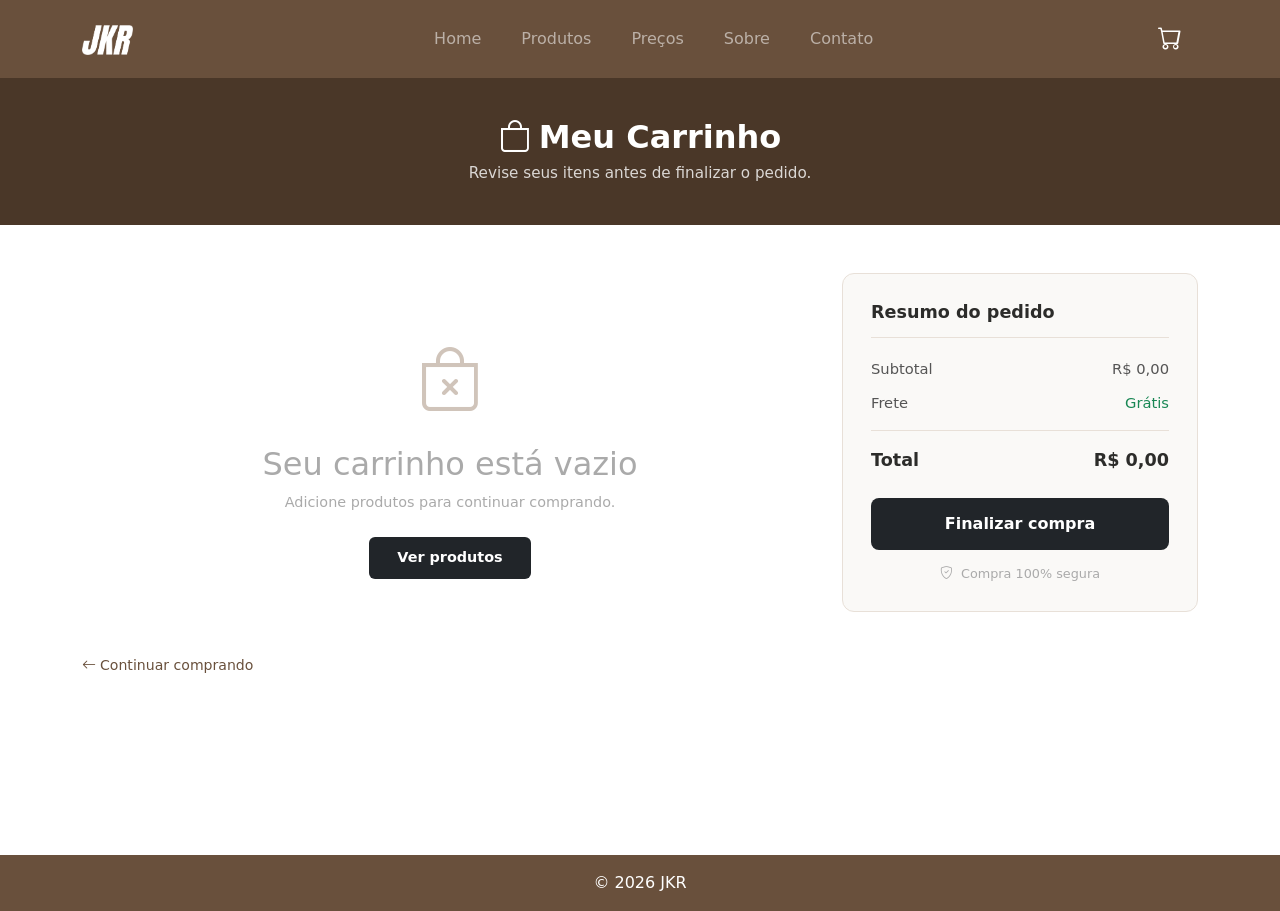
<file: carrinho.html>
<!doctype html>
<html lang="pt-br">

<head>
  <meta charset="UTF-8">
  <title>Carrinho</title>
  <link href="https://cdn.jsdelivr.net/npm/bootstrap@5.3.3/dist/css/bootstrap.min.css" rel="stylesheet">
  <link rel="stylesheet" href="https://cdn.jsdelivr.net/npm/bootstrap-icons@1.11.3/font/bootstrap-icons.min.css">
  <link rel="stylesheet" href="css/style.css">
</head>

<body class="d-flex flex-column min-vh-100">
  <header>
    <nav class="navbar navbar-expand-lg navbar-dark bg-marrom py-3">
      <div class="container d-flex justify-content-between align-items-center">
        <a class="navbar-brand fw-bold fs-4" href="index.html"><img class="logo" src="./logo/jkr-logo.png"
            alt="logo"></a>
        <button class="navbar-toggler" data-bs-toggle="collapse" data-bs-target="#menu">
          <span class="navbar-toggler-icon"></span>
        </button>
        <div class="collapse navbar-collapse justify-content-lg-center" id="menu">
          <ul class="navbar-nav mx-auto gap-4 fw-medium text-center mt-3 mt-lg-0">
            <li class="nav-item">
              <a class="nav-link" href="index.html">Home</a>
            </li>
            <li class="nav-item">
              <a class="nav-link" href="produtos.html">Produtos</a>
            </li>
            <li class="nav-item">
              <a class="nav-link" href="precos.html">Preços</a>
            </li>
            <li class="nav-item">
              <a class="nav-link" href="sobre.html">Sobre</a>
            </li>
            <li class="nav-item">
              <a class="nav-link" href="contato.html">Contato</a>
            </li>
          </ul>
        </div>

        <div class="navbar-brand fw-bold fs-4">
          <a class="nav-link active" href="carrinho.html"><i class="bi bi-cart"></i></a>
        </div>
      </div>
    </nav>

    <div class="carrinho-banner">
      <div class="container">
        <h1><i class="bi bi-bag me-2"></i>Meu Carrinho</h1>
        <p>Revise seus itens antes de finalizar o pedido.</p>
      </div>
    </div>
  </header>

  <main class="container py-5 flex-grow-1">
    <div class="row g-4 align-items-start">
      <!-- lista de itens do carrinho -->
      <div class="col-lg-8">
        <!-- mensagem quando o carrinho está vazio -->
        <div id="carrinho-vazio" class="carrinho-vazio" style="display: none">
          <i class="bi bi-bag-x"></i>
          <h2>Seu carrinho está vazio</h2>
          <p>Adicione produtos para continuar comprando.</p>
          <a href="produtos.html" class="btn-voltar">Ver produtos</a>
        </div>

        <!-- tabela de itens -->
        <div id="carrinho-itens">
          <div class="itens-header d-none d-md-grid">
            <span>Produto</span>
            <span class="text-center">Quantidade</span>
            <span class="text-end">Subtotal</span>
          </div>

          <!-- os itens são inseridos aqui pelo JavaScript -->
          <div id="lista-itens"></div>
        </div>

        <a href="produtos.html" class="link-continuar">
          <i class="bi bi-arrow-left me-1"></i> Continuar comprando
        </a>
      </div>

      <!-- resumo do pedido -->
      <div class="col-lg-4">
        <div class="resumo-card">
          <h3 class="resumo-titulo">Resumo do pedido</h3>

          <div class="resumo-linha">
            <span>Subtotal</span>
            <span id="resumo-subtotal">R$ 0,00</span>
          </div>

          <div class="resumo-linha">
            <span>Frete</span>
            <span id="resumo-frete" class="text-success">Grátis</span>
          </div>

          <div class="resumo-total">
            <span>Total</span>
            <span id="resumo-total">R$ 0,00</span>
          </div>

          <button class="btn-finalizar" id="btn-finalizar">
            Finalizar compra
          </button>

          <div class="resumo-seguro">
            <i class="bi bi-shield-check me-1"></i> Compra 100% segura
          </div>
        </div>
      </div>
    </div>
  </main>

  <footer class="bg-marrom text-white text-center py-3 mt-auto">
    © 2026 JKR
  </footer>

  <script src="https://cdn.jsdelivr.net/npm/bootstrap@5.3.3/dist/js/bootstrap.bundle.min.js"></script>
  <script src="js/carrinho.js"></script>
</body>

</html>
</file>
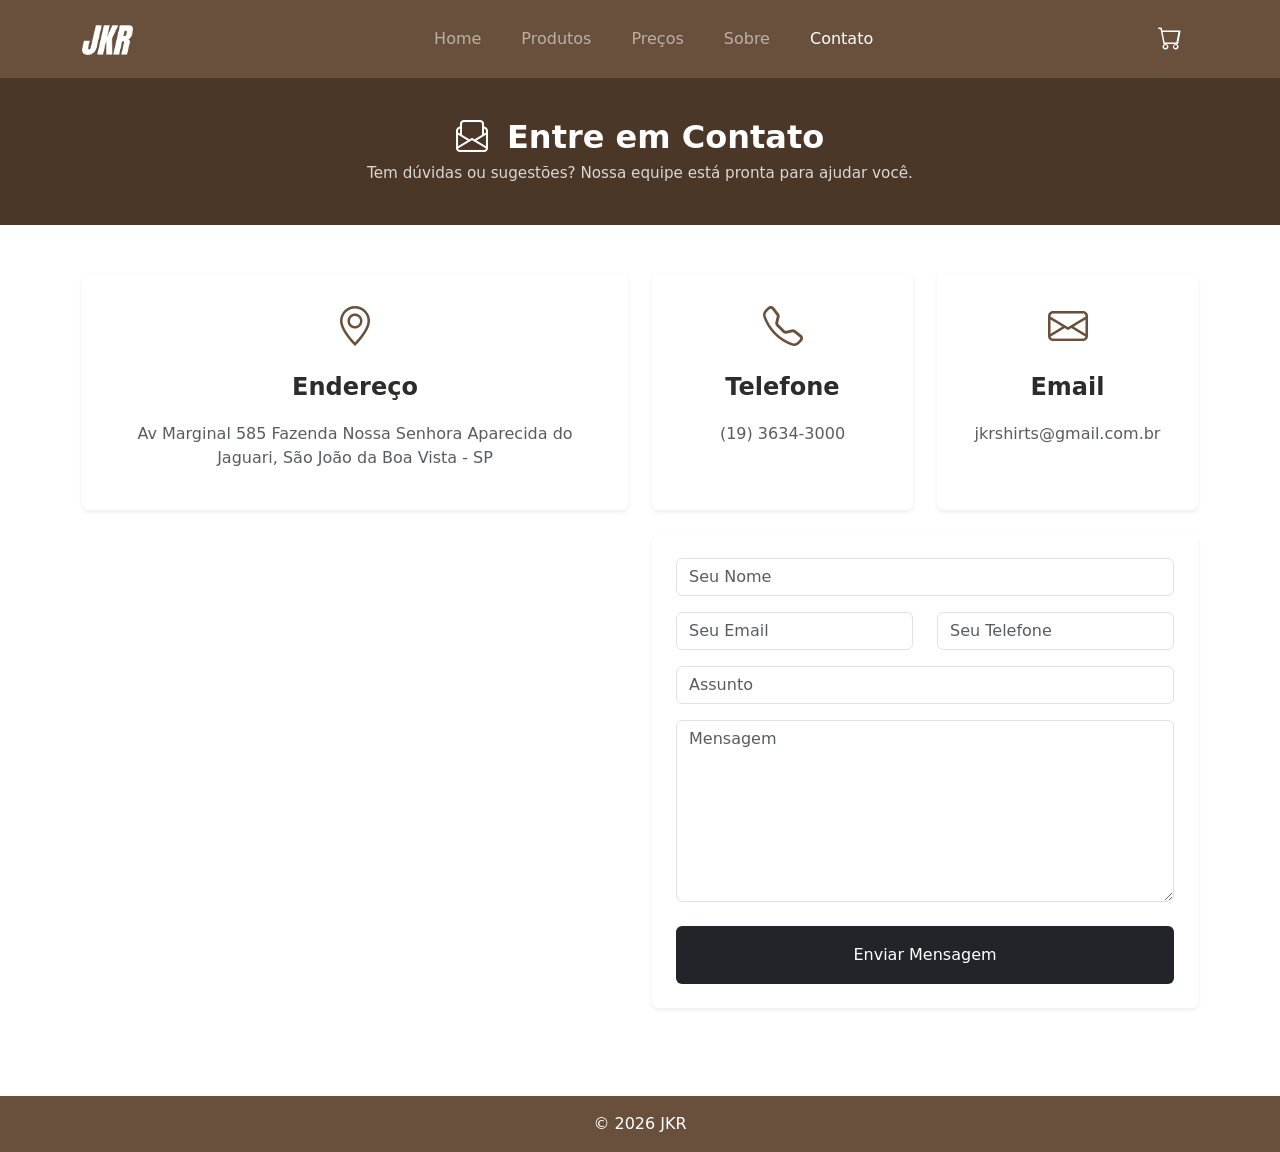
<file: contato.html>
<!doctype html>
<html lang="pt-br">
  <head>
    <meta charset="UTF-8" />
    <title>Contato</title>

    <link
      href="https://cdn.jsdelivr.net/npm/bootstrap@5.3.3/dist/css/bootstrap.min.css"
      rel="stylesheet"
    />
    <link
      rel="stylesheet"
      href="https://cdn.jsdelivr.net/npm/bootstrap-icons@1.11.3/font/bootstrap-icons.min.css"
    />

    <link rel="stylesheet" href="css/style.css" />
  </head>

  <body class="d-flex flex-column min-vh-100">
    <header>
      <nav class="navbar navbar-expand-lg navbar-dark bg-marrom py-3">
        <div
          class="container d-flex justify-content-between align-items-center"
        >
          <!-- Logo mantida perfeitamente na esquerda -->
          <a class="navbar-brand fw-bold fs-4" href="index.html"
            ><img class="logo" src="./logo/jkr-logo.png" alt="logo"
          /></a>

          <!-- Botão para celular -->
          <button
            class="navbar-toggler"
            data-bs-toggle="collapse"
            data-bs-target="#menu"
          >
            <span class="navbar-toggler-icon"></span>
          </button>

          <!-- Menu com links centralizados no espaço do meio -->
          <div
            class="collapse navbar-collapse justify-content-lg-center"
            id="menu"
          >
            <!-- O 'mx-auto' garante a centralização absoluta em telas de computador -->
            <ul
              class="navbar-nav mx-auto gap-4 fw-medium text-center mt-3 mt-lg-0"
            >
              <li class="nav-item">
                <a class="nav-link" href="index.html">Home</a>
              </li>
              <li class="nav-item">
                <a class="nav-link" href="produtos.html">Produtos</a>
              </li>
              <li class="nav-item">
                <a class="nav-link" href="precos.html">Preços</a>
              </li>
              <li class="nav-item">
                <a class="nav-link" href="sobre.html">Sobre</a>
              </li>
              <li class="nav-item">
                <a class="nav-link active" href="contato.html">Contato</a>
              </li>
            </ul>
          </div>
          <div class="navbar-brand fw-bold fs-4">
            <a class="nav-link" href="carrinho.html"
              ><i class="bi bi-cart"></i
            ></a>
          </div>
        </div>
      </nav>
      <div class="carrinho-banner">
        <div class="container">
          <h1>
            <i class="bi bi-envelope-paper me-2"></i>
            Entre em Contato
          </h1>

          <p>
            Tem dúvidas ou sugestões? Nossa equipe está pronta para ajudar você.
          </p>
        </div>
      </div>
    </header>

    <main class="container py-5 flex-grow-1">
      <div class="row g-4 mb-4">
        <div class="col-lg-6">
          <div class="card border-0 shadow-sm h-100">
            <div class="card-body text-center p-4">
              <i class="bi bi-geo-alt fs-1"></i>

              <h2 class="mt-3 valores-titulo">Endereço</h2>

              <p class="text-muted mt-3">
                Av Marginal 585 Fazenda Nossa Senhora Aparecida do Jaguari, São
                João da Boa Vista - SP
              </p>
            </div>
          </div>
        </div>

        <div class="col-lg-3">
          <div class="card border-0 shadow-sm h-100">
            <div class="card-body text-center py-4">
              <i class="bi bi-telephone fs-1"></i>

              <h2 class="mt-3 valores-titulo">Telefone</h2>

              <p class="text-muted mt-3">(19) 3634-3000</p>
            </div>
          </div>
        </div>

        <div class="col-lg-3">
          <div class="card border-0 shadow-sm h-100">
            <div class="card-body text-center py-4">
              <i class="bi bi-envelope fs-1"></i>

              <h2 class="mt-3 valores-titulo">Email</h2>

              <p class="text-muted mt-3">jkrshirts@gmail.com.br</p>
            </div>
          </div>
        </div>
      </div>

      <div class="row g-4">
        <div class="col-lg-6">
          <iframe
            src="https://maps.google.com/maps?q=IFSP%20S%C3%A3o%20Jo%C3%A3o%20da%20Boa%20Vista&t=&z=15&ie=UTF8&iwloc=&output=embed"
            allowfullscreen=""
            loading="lazy"
          >
          </iframe>
        </div>

        <div class="col-lg-6">
          <div class="card border-0 shadow-sm p-4">
            <form id="formContato">
              <input class="form-control mb-3" id="nome" placeholder="Seu Nome" />

              <div class="row">
                <div class="col-md-6 mb-3">
                  <input
                    class="form-control"
                    id="email"
                    placeholder="Seu Email"
                  />
                </div>
                <div class="col-md-6 mb-3">
                  <input
                    class="form-control"
                    id="telefone"
                    placeholder="Seu Telefone"
                  />
                </div>
              </div>

              <input
                class="form-control mb-3"
                id="assunto"
                placeholder="Assunto"
              />

              <textarea
                class="form-control mb-4"
                id="mensagem"
                rows="7"
                placeholder="Mensagem"
              ></textarea>

              <button class="btn btn-enviar w-100 py-3" type="submit">
                Enviar Mensagem
              </button>
            </form>
          </div>
        </div>
      </div>
    </main>

    <footer class="bg-marrom text-white text-center py-3">© 2026 JKR</footer>

    <script src="https://code.jquery.com/jquery-3.7.1.min.js"></script>
    <script src="js/script.js"></script>
  </body>
</html>
</file>
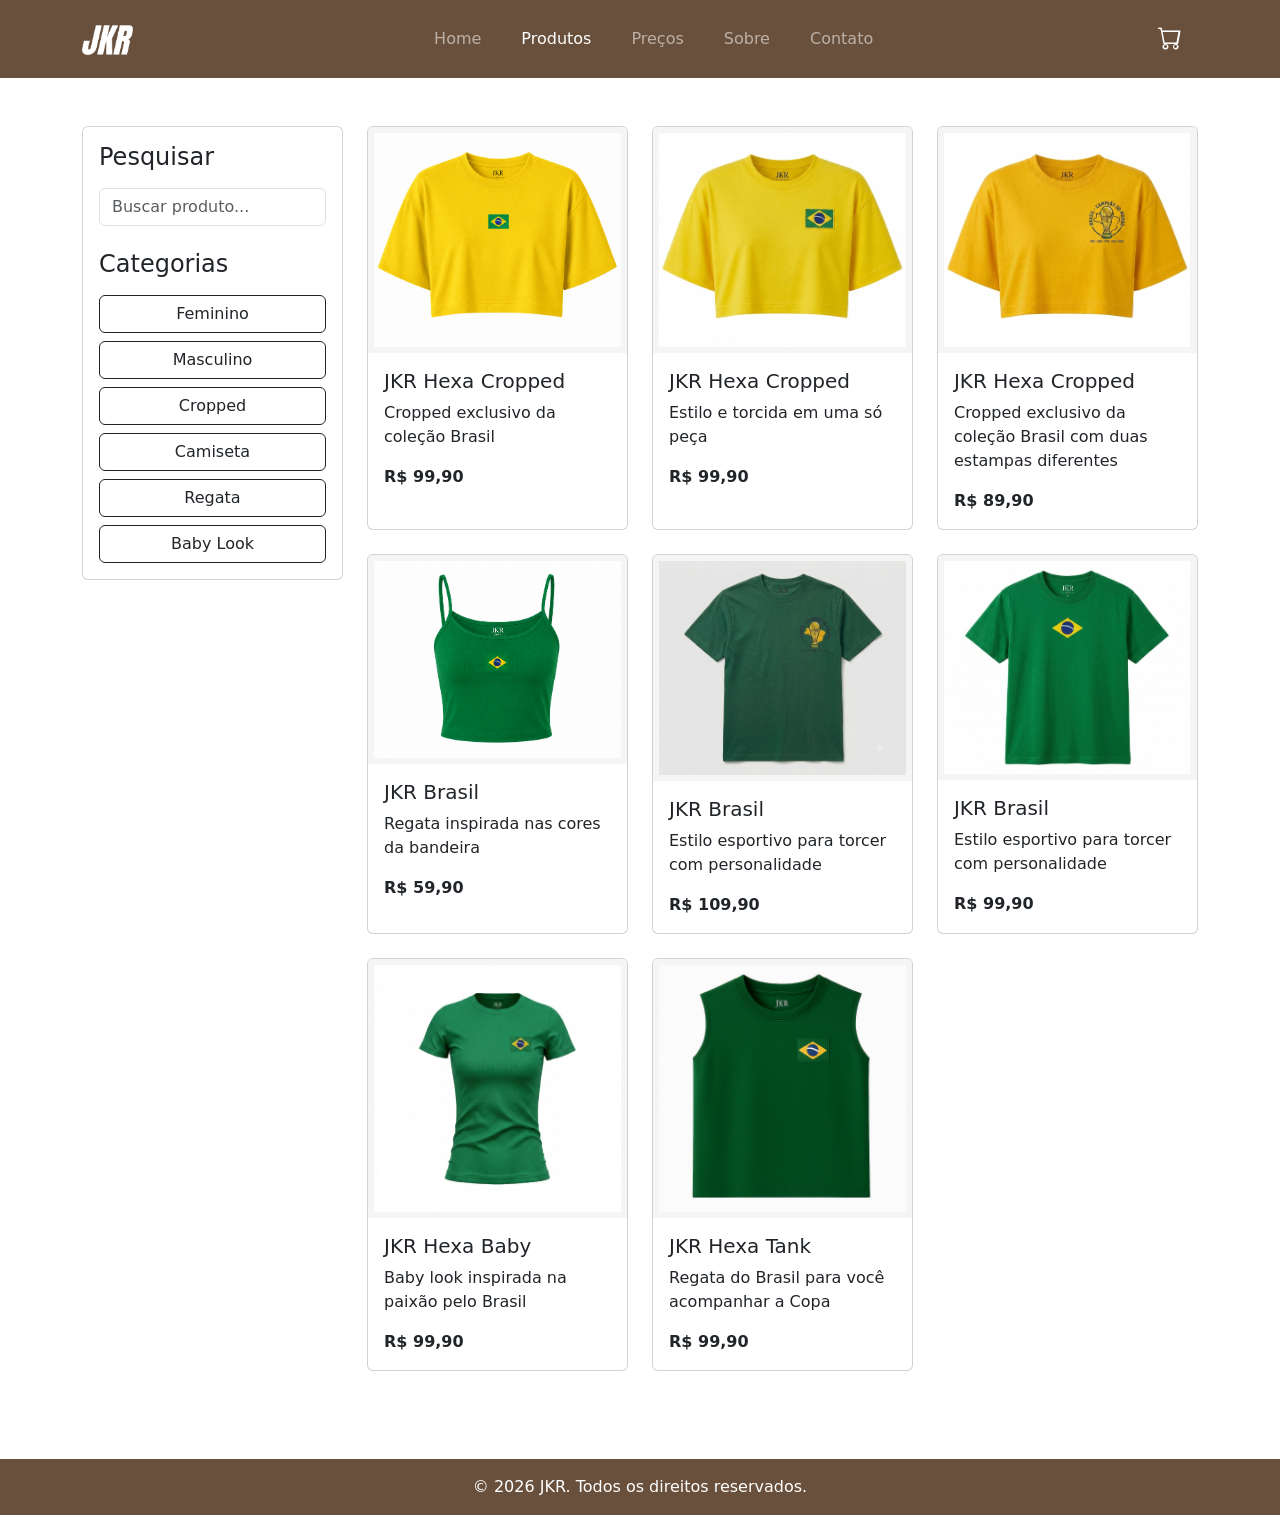
<file: ediçãolimitada.html>
<!DOCTYPE html>
<html lang="pt-br">

<head>
  <meta charset="UTF-8" />
  <meta name="viewport" content="width=device-width, initial-scale=1.0" />
  <title>Produtos - Coleção Brasil | JKR</title>

  <!-- Bootstrap CSS -->
  <link href="https://cdn.jsdelivr.net/npm/bootstrap@5.3.3/dist/css/bootstrap.min.css" rel="stylesheet" />
  <!-- Bootstrap Icons -->
  <link rel="stylesheet" href="https://cdn.jsdelivr.net/npm/bootstrap-icons@1.11.3/font/bootstrap-icons.min.css" />

  <!-- CSS Personalizado -->
  <link rel="stylesheet" href="css/style.css" />
</head>

<body>
  <!-- Cabeçalho -->
  <header>
    <nav class="navbar navbar-expand-lg navbar-dark bg-marrom py-3">
      <div class="container d-flex justify-content-between align-items-center">
        <!-- Logo -->
        <a class="navbar-brand fw-bold fs-4" href="index.html">
          <img class="logo" src="./logo/jkr-logo.png" alt="Logo JKR" />
        </a>

        <!-- Botão para mobile -->
        <button class="navbar-toggler" type="button" data-bs-toggle="collapse" data-bs-target="#menu"
          aria-controls="menu" aria-expanded="false" aria-label="Toggle navigation">
          <span class="navbar-toggler-icon"></span>
        </button>

        <!-- Menu -->
        <div class="collapse navbar-collapse justify-content-lg-center" id="menu">
          <ul class="navbar-nav mx-auto gap-4 fw-medium text-center mt-3 mt-lg-0">
            <li class="nav-item">
              <a class="nav-link" href="index.html">Home</a>
            </li>
            <li class="nav-item">
              <a class="nav-link active" href="produtos.html" aria-current="page">Produtos</a>
            </li>
            <li class="nav-item">
              <a class="nav-link" href="precos.html">Preços</a>
            </li>
            <li class="nav-item">
              <a class="nav-link" href="sobre.html">Sobre</a>
            </li>
            <li class="nav-item">
              <a class="nav-link" href="contato.html">Contato</a>
            </li>
          </ul>
        </div>

        <!-- Carrinho -->
        <div class="navbar-brand fw-bold fs-4">
          <a class="nav-link" href="carrinho.html" aria-label="Carrinho de compras">
            <i class="bi bi-cart" aria-hidden="true"></i>
          </a>
        </div>
      </div>
    </nav>
  </header>

  <!-- Conteúdo Principal -->
  <main class="container py-5">
    <div class="row">
      <!-- Menu Lateral -->
      <aside class="col-md-3 mb-4">
        <div class="card p-3">
          <h3 class="h4 mb-3">Pesquisar</h3>

          <input type="text" class="form-control mb-4" placeholder="Buscar produto..." aria-label="Buscar produtos" />

          <h3 class="h4 mb-3">Categorias</h3>

          <div class="d-grid gap-2" role="group" aria-label="Categorias de produtos">
            <button class="btn btn-outline-dark" type="button">Feminino</button>
            <button class="btn btn-outline-dark" type="button">Masculino</button>
            <button class="btn btn-outline-dark" type="button">Cropped</button>
            <button class="btn btn-outline-dark" type="button">Camiseta</button>
            <button class="btn btn-outline-dark" type="button">Regata</button>
            <button class="btn btn-outline-dark" type="button">Baby Look</button>
          </div>
        </div>
      </aside>

      <!-- Produtos -->
      <section class="col-md-9" aria-label="Lista de produtos da coleção Brasil">
        <div class="row g-4">
          <!-- Produto 4 -->
          <article class="col-md-4">
            <a href="sobreproduto.html?id=4" class="text-decoration-none text-dark">
              <div class="card h-100">
                <img src="images/croppedAmareloBR.png" class="card-img-top"
                  alt="JKR Hexa Cropped - Cropped amarelo coleção Brasil" />
                <div class="card-body">
                  <h4 class="h5">JKR Hexa Cropped</h4>
                  <p>Cropped exclusivo da coleção Brasil</p>
                  <strong>R$ 99,90</strong>
                </div>
              </div>
            </a>
          </article>

          <!-- Produto 5 -->
          <article class="col-md-4">
            <a href="sobreproduto.html?id=5" class="text-decoration-none text-dark">
              <div class="card h-100">
                <img src="images/croppedAmareloBR2.png" class="card-img-top"
                  alt="JKR Hexa Cropped - Cropped amarelo estilo torcida" />
                <div class="card-body">
                  <h4 class="h5">JKR Hexa Cropped</h4>
                  <p>Estilo e torcida em uma só peça</p>
                  <strong>R$ 99,90</strong>
                </div>
              </div>
            </a>
          </article>

          <!-- Produto 6 -->
          <article class="col-md-4">
            <a href="sobreproduto.html?id=6" class="text-decoration-none text-dark">
              <div class="card h-100">
                <img src="images/croppedCopa4.png" class="card-img-top"
                  alt="JKR Hexa Cropped - Cropped coleção Brasil com estampas" />
                <div class="card-body">
                  <h4 class="h5">JKR Hexa Cropped</h4>
                  <p>Cropped exclusivo da coleção Brasil com duas estampas diferentes</p>
                  <strong>R$ 89,90</strong>
                </div>
              </div>
            </a>
          </article>

          <!-- Produto 7 -->
          <article class="col-md-4">
            <a href="sobreproduto.html?id=7" class="text-decoration-none text-dark">
              <div class="card h-100">
                <img src="images/regatinhaVerdeBR.png" class="card-img-top"
                  alt="JKR Brasil - Regata verde inspirada na bandeira" />
                <div class="card-body">
                  <h4 class="h5">JKR Brasil</h4>
                  <p>Regata inspirada nas cores da bandeira</p>
                  <strong>R$ 59,90</strong>
                </div>
              </div>
            </a>
          </article>

          <!-- Produto 8 -->
          <article class="col-md-4">
            <a href="sobreproduto.html?id=8" class="text-decoration-none text-dark">
              <div class="card h-100">
                <img src="images/camisaCopa2.png" class="card-img-top" alt="JKR Brasil - Camiseta esportiva amarela" />
                <div class="card-body">
                  <h4 class="h5">JKR Brasil</h4>
                  <p>Estilo esportivo para torcer com personalidade</p>
                  <strong>R$ 109,90</strong>
                </div>
              </div>
            </a>
          </article>

          <!-- Produto 9 -->
          <article class="col-md-4">
            <a href="sobreproduto.html?id=9" class="text-decoration-none text-dark">
              <div class="card h-100">
                <img src="images/camisetaVerdeBR.png" class="card-img-top"
                  alt="JKR Brasil - Camiseta verde coleção Brasil" />
                <div class="card-body">
                  <h4 class="h5">JKR Brasil</h4>
                  <p>Estilo esportivo para torcer com personalidade</p>
                  <strong>R$ 99,90</strong>
                </div>
              </div>
            </a>
          </article>

          <!-- Produto 18 -->
          <article class="col-md-4">
            <a href="sobreproduto.html?id=18" class="text-decoration-none text-dark">
              <div class="card h-100">
                <img src="images/babylookCopa.png" class="card-img-top"
                  alt="JKR Hexa Baby - Baby look coleção Brasil" />
                <div class="card-body">
                  <h4 class="h5">JKR Hexa Baby</h4>
                  <p>Baby look inspirada na paixão pelo Brasil</p>
                  <strong>R$ 99,90</strong>
                </div>
              </div>
            </a>
          </article>

          <!-- Produto 19 -->
          <article class="col-md-4">
            <a href="sobreproduto.html?id=19" class="text-decoration-none text-dark">
              <div class="card h-100">
                <img src="images/regataMasculinaCopa2.png" class="card-img-top"
                  alt="JKR Hexa Tank - Regata masculina coleção Brasil" />
                <div class="card-body">
                  <h4 class="h5">JKR Hexa Tank</h4>
                  <p>Regata do Brasil para você acompanhar a Copa</p>
                  <strong>R$ 99,90</strong>
                </div>
              </div>
            </a>
          </article>
        </div>
      </section>
    </div>
  </main>

  <!-- Rodapé -->
  <footer class="bg-marrom text-white text-center py-3">
    <p class="mb-0">&copy; 2026 JKR. Todos os direitos reservados.</p>
  </footer>

  <!-- Scripts -->
  <script src="https://cdn.jsdelivr.net/npm/bootstrap@5.3.3/dist/js/bootstrap.bundle.min.js">
  </script>
  <script src="js/produtos-filtros.js"></script>
</body>

</html>
</file>
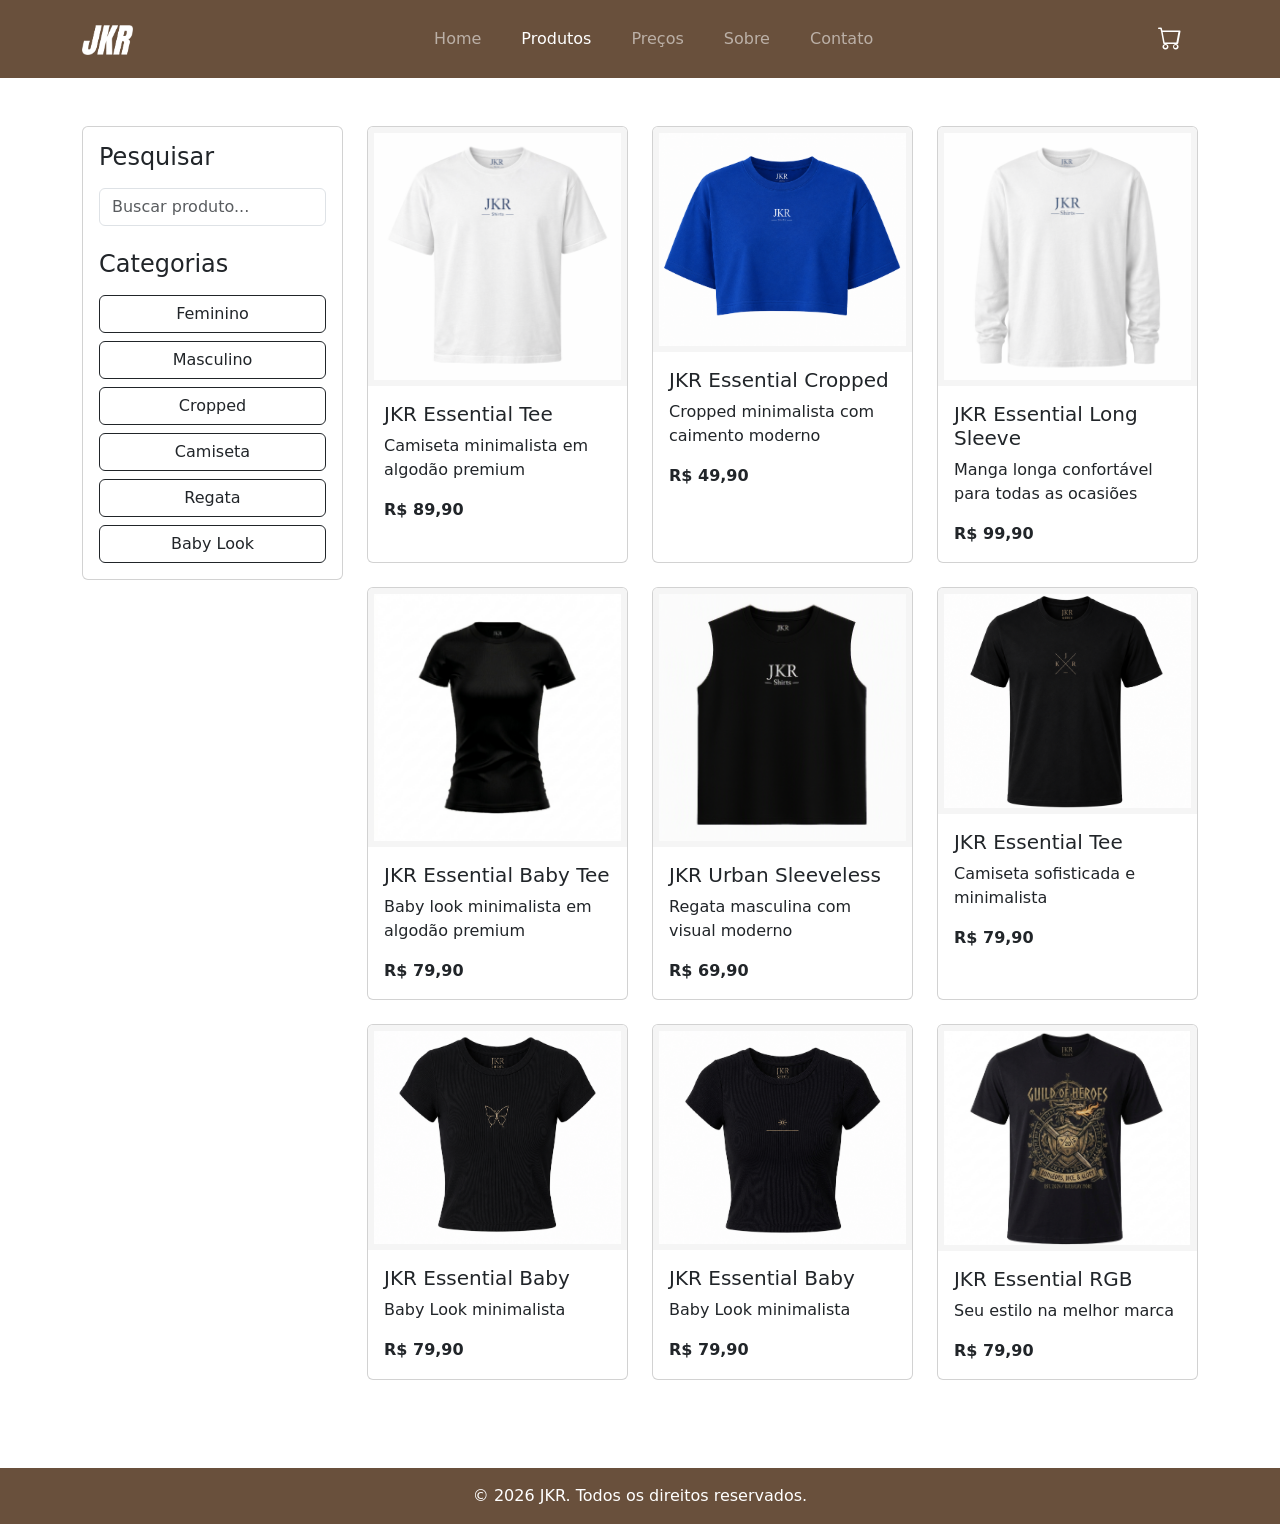
<file: essenciais.html>
<!DOCTYPE html>
<html lang="pt-br">

<head>
  <meta charset="UTF-8" />
  <meta name="viewport" content="width=device-width, initial-scale=1.0" />
  <title>Produtos - JKR</title>

  <!-- Bootstrap CSS -->
  <link href="https://cdn.jsdelivr.net/npm/bootstrap@5.3.3/dist/css/bootstrap.min.css" rel="stylesheet" />
  <!-- Bootstrap Icons -->
  <link rel="stylesheet" href="https://cdn.jsdelivr.net/npm/bootstrap-icons@1.11.3/font/bootstrap-icons.min.css" />

  <!-- CSS Personalizado -->
  <link rel="stylesheet" href="css/style.css" />
</head>

<body>
  <!-- Cabeçalho -->
  <header>
    <nav class="navbar navbar-expand-lg navbar-dark bg-marrom py-3">
      <div class="container d-flex justify-content-between align-items-center">
        <!-- Logo -->
        <a class="navbar-brand fw-bold fs-4" href="index.html">
          <img class="logo" src="./logo/jkr-logo.png" alt="Logo JKR" />
        </a>

        <!-- Botão para mobile -->
        <button class="navbar-toggler" type="button" data-bs-toggle="collapse" data-bs-target="#menu"
          aria-controls="menu" aria-expanded="false" aria-label="Toggle navigation">
          <span class="navbar-toggler-icon"></span>
        </button>

        <!-- Menu -->
        <div class="collapse navbar-collapse justify-content-lg-center" id="menu">
          <ul class="navbar-nav mx-auto gap-4 fw-medium text-center mt-3 mt-lg-0">
            <li class="nav-item">
              <a class="nav-link" href="index.html">Home</a>
            </li>
            <li class="nav-item">
              <a class="nav-link active" href="produtos.html" aria-current="page">Produtos</a>
            </li>
            <li class="nav-item">
              <a class="nav-link" href="precos.html">Preços</a>
            </li>
            <li class="nav-item">
              <a class="nav-link" href="sobre.html">Sobre</a>
            </li>
            <li class="nav-item">
              <a class="nav-link" href="contato.html">Contato</a>
            </li>
          </ul>
        </div>

        <!-- Carrinho -->
        <div class="navbar-brand fw-bold fs-4">
          <a class="nav-link" href="carrinho.html" aria-label="Carrinho de compras">
            <i class="bi bi-cart" aria-hidden="true"></i>
          </a>
        </div>
      </div>
    </nav>
  </header>

  <!-- Conteúdo Principal -->
  <main class="container py-5">
    <div class="row">
      <!-- Menu Lateral -->
      <aside class="col-md-3 mb-4">
        <div class="card p-3">
          <h3 class="h4 mb-3">Pesquisar</h3>

          <input type="text" class="form-control mb-4" placeholder="Buscar produto..." aria-label="Buscar produtos" />

          <h3 class="h4 mb-3">Categorias</h3>

          <div class="d-grid gap-2" role="group" aria-label="Categorias de produtos">
            <button class="btn btn-outline-dark" type="button">Feminino</button>
            <button class="btn btn-outline-dark" type="button">Masculino</button>
            <button class="btn btn-outline-dark" type="button">Cropped</button>
            <button class="btn btn-outline-dark" type="button">Camiseta</button>
            <button class="btn btn-outline-dark" type="button">Regata</button>
            <button class="btn btn-outline-dark" type="button">Baby Look</button>
          </div>
        </div>
      </aside>

      <!-- Produtos -->
      <section class="col-md-9" aria-label="Lista de produtos">
        <div class="row g-4">
          <!-- Produto 1 -->
          <article class="col-md-4">
            <a href="sobreproduto.html?id=1" class="text-decoration-none text-dark">
              <div class="card h-100">
                <img src="images/camisetaBranca.png" class="card-img-top"
                  alt="JKR Essential Tee - Camiseta branca minimalista" />
                <div class="card-body">
                  <h4 class="h5">JKR Essential Tee</h4>
                  <p>Camiseta minimalista em algodão premium</p>
                  <strong>R$ 89,90</strong>
                </div>
              </div>
            </a>
          </article>

          <!-- Produto 2 -->
          <article class="col-md-4">
            <a href="sobreproduto.html?id=2" class="text-decoration-none text-dark">
              <div class="card h-100">
                <img src="images/croppedAzul.png" class="card-img-top"
                  alt="JKR Essential Cropped - Cropped azul minimalista" />
                <div class="card-body">
                  <h4 class="h5">JKR Essential Cropped</h4>
                  <p>Cropped minimalista com caimento moderno</p>
                  <strong>R$ 49,90</strong>
                </div>
              </div>
            </a>
          </article>

          <!-- Produto 3 -->
          <article class="col-md-4">
            <a href="sobreproduto.html?id=3" class="text-decoration-none text-dark">
              <div class="card h-100">
                <img src="images/camisetaMangaBranca.png" class="card-img-top"
                  alt="JKR Essential Long Sleeve - Camiseta manga longa branca" />
                <div class="card-body">
                  <h4 class="h5">JKR Essential Long Sleeve</h4>
                  <p>Manga longa confortável para todas as ocasiões</p>
                  <strong>R$ 99,90</strong>
                </div>
              </div>
            </a>
          </article>

          <!-- Produto 16 -->
          <article class="col-md-4">
            <a href="sobreproduto.html?id=16" class="text-decoration-none text-dark">
              <div class="card h-100">
                <img src="images/babylookPreta.png" class="card-img-top"
                  alt="JKR Essential Baby Tee - Baby look preto minimalista" />
                <div class="card-body">
                  <h4 class="h5">JKR Essential Baby Tee</h4>
                  <p>Baby look minimalista em algodão premium</p>
                  <strong>R$ 79,90</strong>
                </div>
              </div>
            </a>
          </article>

          <!-- Produto 17 -->
          <article class="col-md-4">
            <a href="sobreproduto.html?id=17" class="text-decoration-none text-dark">
              <div class="card h-100">
                <img src="images/regataMasculinaPreta.png" class="card-img-top"
                  alt="JKR Urban Sleeveless - Regata masculina preta" />
                <div class="card-body">
                  <h4 class="h5">JKR Urban Sleeveless</h4>
                  <p>Regata masculina com visual moderno</p>
                  <strong>R$ 69,90</strong>
                </div>
              </div>
            </a>
          </article>

          <!-- Produto 21 -->
          <article class="col-md-4">
            <a href="sobreproduto.html?id=21" class="text-decoration-none text-dark">
              <div class="card h-100">
                <img src="images/camisetaMinimalistaPreta.png" class="card-img-top"
                  alt="JKR Essential Tee - Camiseta preta minimalista" />
                <div class="card-body">
                  <h4 class="h5">JKR Essential Tee</h4>
                  <p>Camiseta sofisticada e minimalista</p>
                  <strong>R$ 79,90</strong>
                </div>
              </div>
            </a>
          </article>

          <!-- Produto 22 -->
          <article class="col-md-4">
            <a href="sobreproduto.html?id=22" class="text-decoration-none text-dark">
              <div class="card h-100">
                <img src="images/babylookBorboletaPreta.png" class="card-img-top"
                  alt="JKR Essential Baby - Baby look preto com borboleta" />
                <div class="card-body">
                  <h4 class="h5">JKR Essential Baby</h4>
                  <p>Baby Look minimalista</p>
                  <strong>R$ 79,90</strong>
                </div>
              </div>
            </a>
          </article>

          <!-- Produto 23 -->
          <article class="col-md-4">
            <a href="sobreproduto.html?id=23" class="text-decoration-none text-dark">
              <div class="card h-100">
                <img src="images/babylookPretaMinimalista.png" class="card-img-top"
                  alt="JKR Essential Baby - Baby look preto minimalista" />
                <div class="card-body">
                  <h4 class="h5">JKR Essential Baby</h4>
                  <p>Baby Look minimalista</p>
                  <strong>R$ 79,90</strong>
                </div>
              </div>
            </a>
          </article>

          <!-- Produto 24 -->
          <article class="col-md-4">
            <a href="sobreproduto.html?id=24" class="text-decoration-none text-dark">
              <div class="card h-100">
                <img src="images/camisetaRGBPreta.png" class="card-img-top"
                  alt="JKR Essential RGB - Camiseta preta com logo RGB" />
                <div class="card-body">
                  <h4 class="h5">JKR Essential RGB</h4>
                  <p>Seu estilo na melhor marca</p>
                  <strong>R$ 79,90</strong>
                </div>
              </div>
            </a>
          </article>
        </div>
      </section>
    </div>
  </main>

  <!-- Rodapé -->
  <footer class="bg-marrom text-white text-center py-3">
    <p class="mb-0">&copy; 2026 JKR. Todos os direitos reservados.</p>
  </footer>

  <!-- Scripts -->
  <script src="https://cdn.jsdelivr.net/npm/bootstrap@5.3.3/dist/js/bootstrap.bundle.min.js">
  </script>
  <script src="js/produtos-filtros.js"></script>
</body>

</html>
</file>
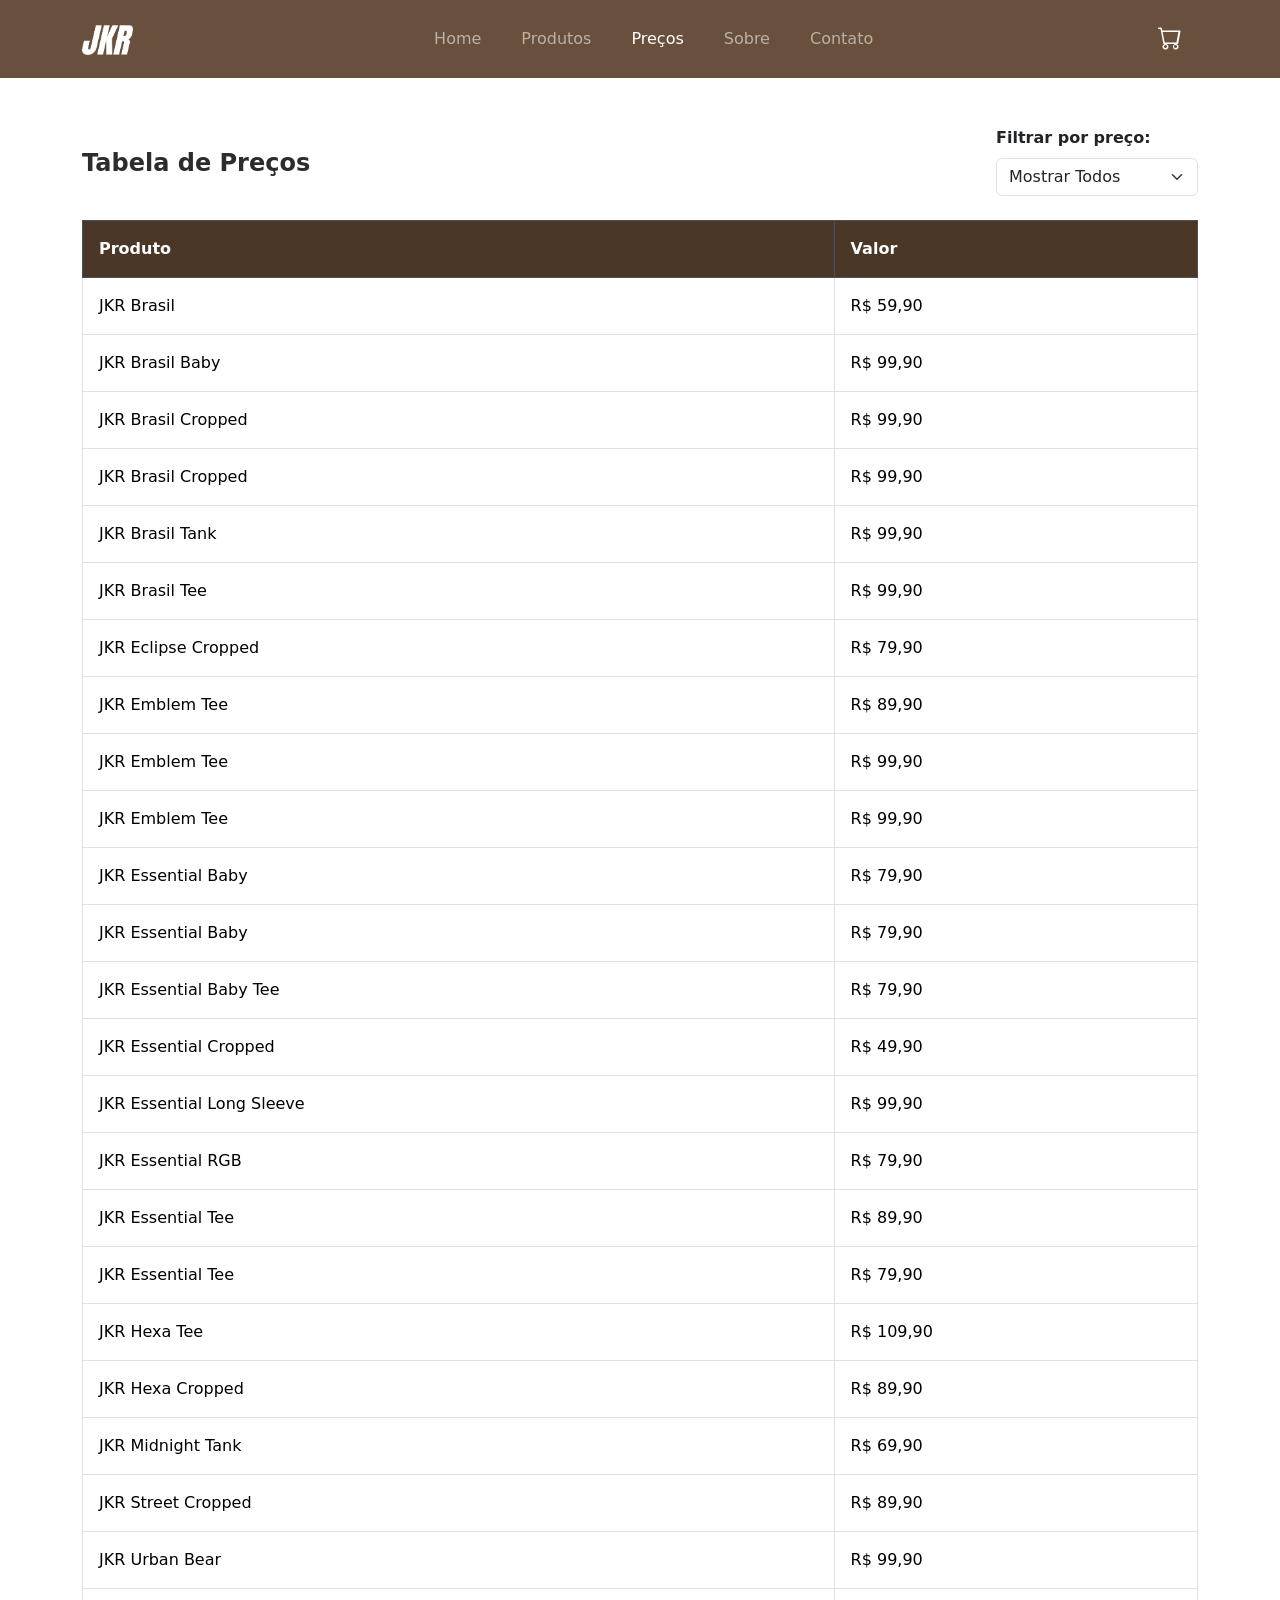
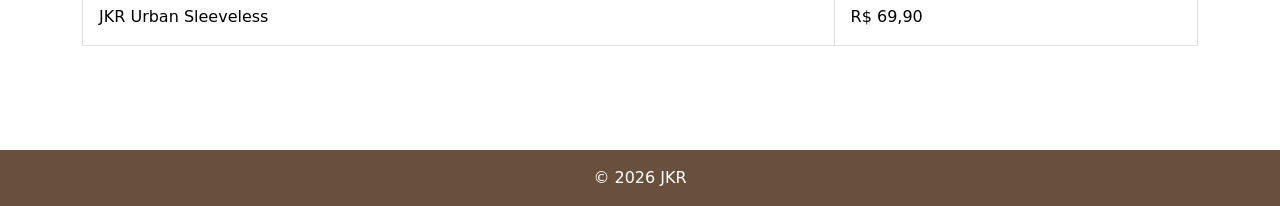
<file: precos.html>
<!doctype html>
<html lang="pt-br">
  <head>
    <meta charset="UTF-8" />
    <title>Preços</title>

    <link
      href="https://cdn.jsdelivr.net/npm/bootstrap@5.3.3/dist/css/bootstrap.min.css"
      rel="stylesheet"
    />
    <link
      rel="stylesheet"
      href="https://cdn.jsdelivr.net/npm/bootstrap-icons@1.11.3/font/bootstrap-icons.min.css"
    />

    <link rel="stylesheet" href="css/style.css" />
  </head>

  <body class="d-flex flex-column min-vh-100">
    <header>
      <nav class="navbar navbar-expand-lg navbar-dark bg-marrom py-3">
        <div
          class="container d-flex justify-content-between align-items-center"
        >
          <a class="navbar-brand fw-bold fs-4" href="index.html">
            <img class="logo" src="./logo/jkr-logo.png" alt="logo" />
          </a>

          <button
            class="navbar-toggler"
            data-bs-toggle="collapse"
            data-bs-target="#menu"
          >
            <span class="navbar-toggler-icon"></span>
          </button>

          <div
            class="collapse navbar-collapse justify-content-lg-center"
            id="menu"
          >
            <ul
              class="navbar-nav mx-auto gap-4 fw-medium text-center mt-3 mt-lg-0"
            >
              <li class="nav-item">
                <a class="nav-link" href="index.html">Home</a>
              </li>

              <li class="nav-item">
                <a class="nav-link" href="produtos.html">Produtos</a>
              </li>

              <li class="nav-item">
                <a class="nav-link active" href="precos.html">Preços</a>
              </li>

              <li class="nav-item">
                <a class="nav-link" href="sobre.html">Sobre</a>
              </li>

              <li class="nav-item">
                <a class="nav-link" href="contato.html">Contato</a>
              </li>
            </ul>
          </div>

          <div class="navbar-brand fw-bold fs-4">
            <a class="nav-link" href="carrinho.html">
              <i class="bi bi-cart"></i>
            </a>
          </div>
        </div>
      </nav>
    </header>

    <main class="container py-5 flex-grow-1">
      <div class="d-flex justify-content-between align-items-center">
        <h1 class="valores-titulo">Tabela de Preços</h1>

        <div class="mb-4" style="max-width: 300px">
          <label for="filtroPreco" class="form-label fw-bold">
            Filtrar por preço:
          </label>

          <select id="filtroPreco" class="form-select">
            <option value="todos">Mostrar Todos</option>
            <option value="ate70">Até R$ 70,00</option>
            <option value="ate90">Até R$ 90,00</option>
            <option value="acima90">Acima de R$ 90,00</option>
          </select>
        </div>
      </div>

      <table class="table table-bordered table-hover" id="tabelaPrecos">
        <thead class="table-dark">
          <tr>
            <th>Produto</th>
            <th>Valor</th>
          </tr>
        </thead>

        <tbody>
          <tr data-preco="59.90" data-link="sobreproduto.html?id=7">
            <td>JKR Brasil</td>
            <td>R$ 59,90</td>
          </tr>

          <tr data-preco="99.90" data-link="sobreproduto.html?id=18">
            <td>JKR Brasil Baby</td>
            <td>R$ 99,90</td>
          </tr>

          <tr data-preco="99.90" data-link="sobreproduto.html?id=4">
            <td>JKR Brasil Cropped</td>
            <td>R$ 99,90</td>
          </tr>

          <tr data-preco="99.90" data-link="sobreproduto.html?id=5">
            <td>JKR Brasil Cropped</td>
            <td>R$ 99,90</td>
          </tr>

          <tr data-preco="99.90" data-link="sobreproduto.html?id=19">
            <td>JKR Brasil Tank</td>
            <td>R$ 99,90</td>
          </tr>

          <tr data-preco="99.90" data-link="sobreproduto.html?id=9">
            <td>JKR Brasil Tee</td>
            <td>R$ 99,90</td>
          </tr>

          <tr data-preco="79.90" data-link="sobreproduto.html?id=10">
            <td>JKR Eclipse Cropped</td>
            <td>R$ 79,90</td>
          </tr>

          <tr data-preco="89.90" data-link="sobreproduto.html?id=13">
            <td>JKR Emblem Tee</td>
            <td>R$ 89,90</td>
          </tr>

          <tr data-preco="99.90" data-link="sobreproduto.html?id=15">
            <td>JKR Emblem Tee</td>
            <td>R$ 99,90</td>
          </tr>

          <tr data-preco="99.90" data-link="sobreproduto.html?id=20">
            <td>JKR Emblem Tee</td>
            <td>R$ 99,90</td>
          </tr>

          <tr data-preco="79.90" data-link="sobreproduto.html?id=22">
            <td>JKR Essential Baby</td>
            <td>R$ 79,90</td>
          </tr>

          <tr data-preco="79.90" data-link="sobreproduto.html?id=23">
            <td>JKR Essential Baby</td>
            <td>R$ 79,90</td>
          </tr>

          <tr data-preco="79.90" data-link="sobreproduto.html?id=16">
            <td>JKR Essential Baby Tee</td>
            <td>R$ 79,90</td>
          </tr>

          <tr data-preco="49.90" data-link="sobreproduto.html?id=2">
            <td>JKR Essential Cropped</td>
            <td>R$ 49,90</td>
          </tr>

          <tr data-preco="99.90" data-link="sobreproduto.html?id=3">
            <td>JKR Essential Long Sleeve</td>
            <td>R$ 99,90</td>
          </tr>

          <tr data-preco="79.90" data-link="sobreproduto.html?id=24">
            <td>JKR Essential RGB</td>
            <td>R$ 79,90</td>
          </tr>

          <tr data-preco="89.90" data-link="sobreproduto.html?id=1">
            <td>JKR Essential Tee</td>
            <td>R$ 89,90</td>
          </tr>

          <tr data-preco="79.90" data-link="sobreproduto.html?id=21">
            <td>JKR Essential Tee</td>
            <td>R$ 79,90</td>
          </tr>

          <tr data-preco="109.90" data-link="sobreproduto.html?id=8">
            <td>JKR Hexa Tee</td>
            <td>R$ 109,90</td>
          </tr>

          <tr data-preco="89.90" data-link="sobreproduto.html?id=6">
            <td>JKR Hexa Cropped</td>
            <td>R$ 89,90</td>
          </tr>

          <tr data-preco="69.90" data-link="sobreproduto.html?id=12">
            <td>JKR Midnight Tank</td>
            <td>R$ 69,90</td>
          </tr>

          <tr data-preco="89.90" data-link="sobreproduto.html?id=11">
            <td>JKR Street Cropped</td>
            <td>R$ 89,90</td>
          </tr>

          <tr data-preco="99.90" data-link="sobreproduto.html?id=14">
            <td>JKR Urban Bear</td>
            <td>R$ 99,90</td>
          </tr>

          <tr data-preco="69.90" data-link="sobreproduto.html?id=17">
            <td>JKR Urban Sleeveless</td>
            <td>R$ 69,90</td>
          </tr>
        </tbody>
      </table>
    </main>

    <footer class="bg-marrom text-white text-center py-3">© 2026 JKR</footer>

    <script src="https://code.jquery.com/jquery-3.7.1.min.js"></script>

    <script>
      $("#filtroPreco").on("change", function () {
        let filtro = $(this).val();

        $("#tabelaPrecos tbody tr").show();

        if (filtro === "todos") {
          return;
        }

        $("#tabelaPrecos tbody tr").each(function () {
          let preco = parseFloat($(this).data("preco"));

          if (filtro === "ate70" && preco > 70) {
            $(this).hide();
          }

          if (filtro === "ate90" && preco > 90) {
            $(this).hide();
          }

          if (filtro === "acima90" && preco <= 90) {
            $(this).hide();
          }
        });
      });

      $("#tabelaPrecos tbody tr").click(function () {
        window.location.href = $(this).data("link");
      });
    </script>
    <script src="https://code.jquery.com/jquery-3.7.1.min.js"></script>
    <script src="js/script.js"></script>
    <script src="https://cdn.jsdelivr.net/npm/bootstrap@5.3.3/dist/js/bootstrap.bundle.min.js"></script>
  </body>
</html>
</file>
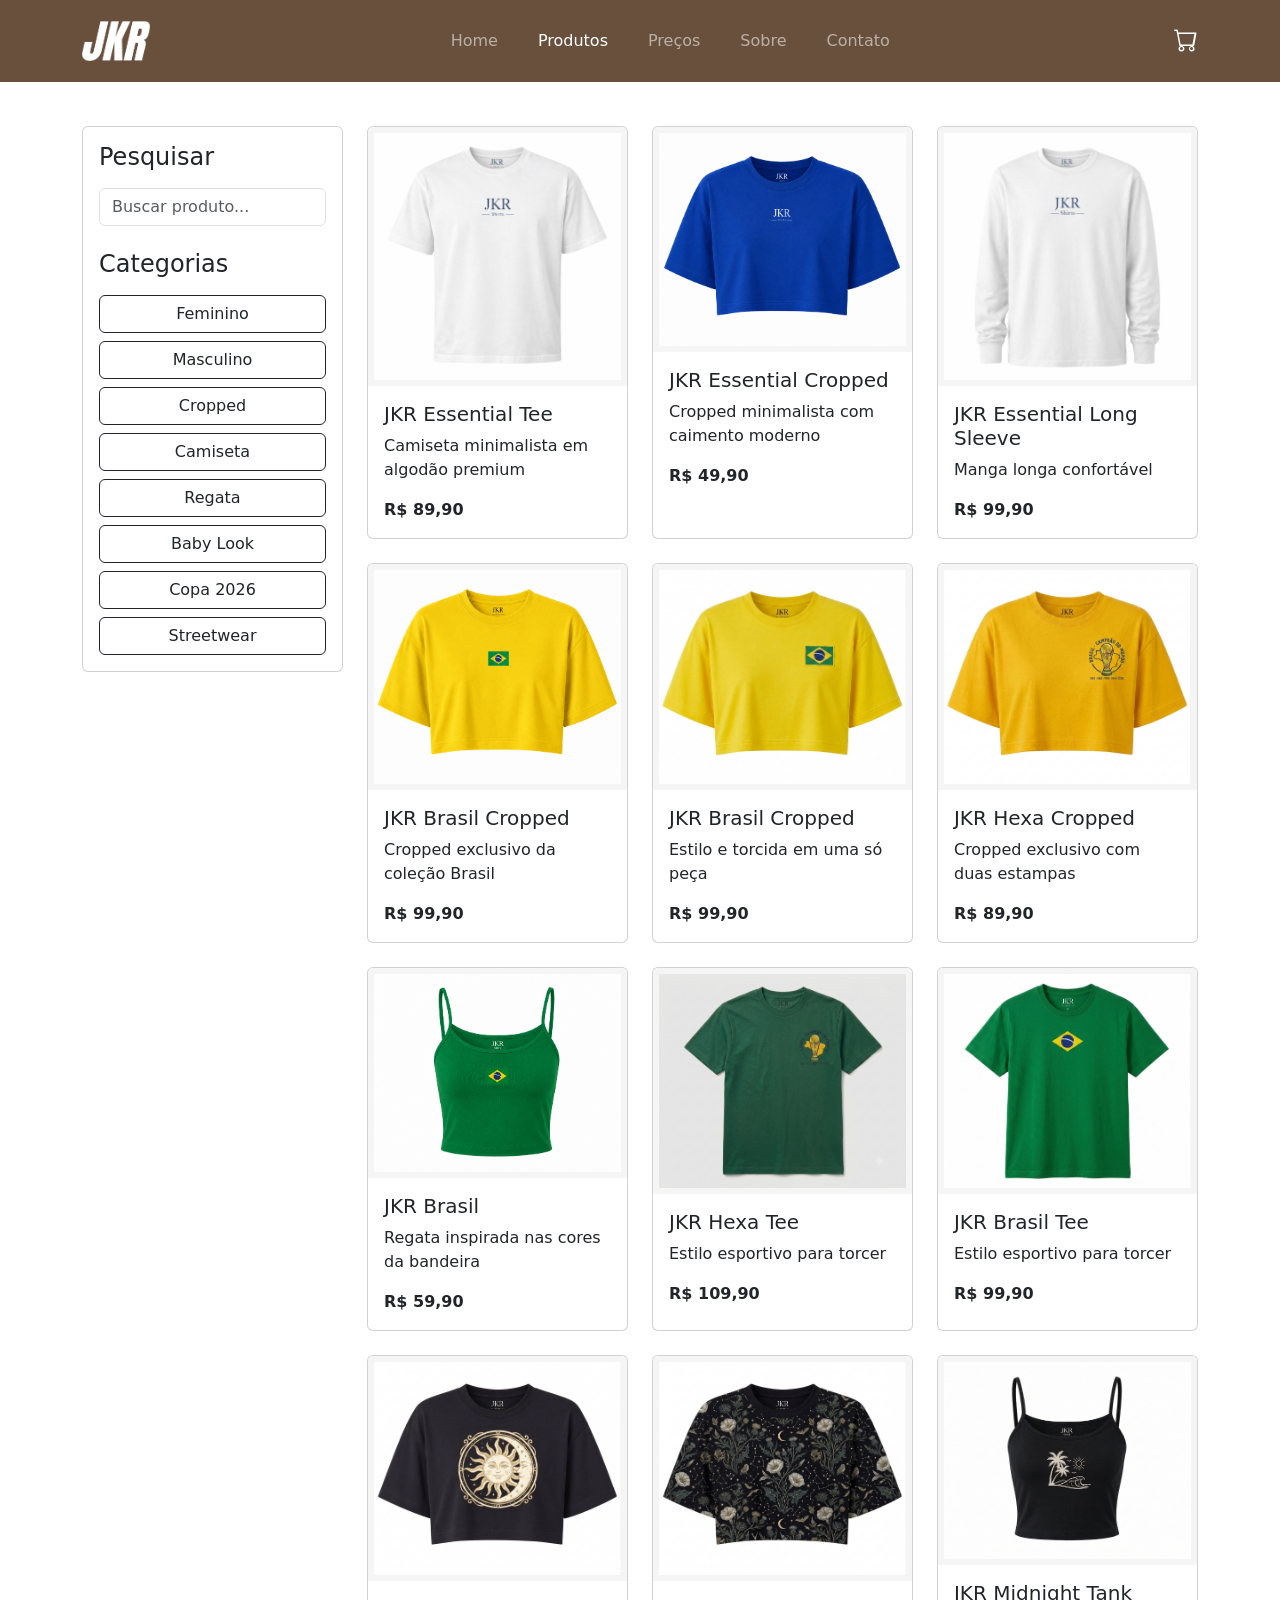
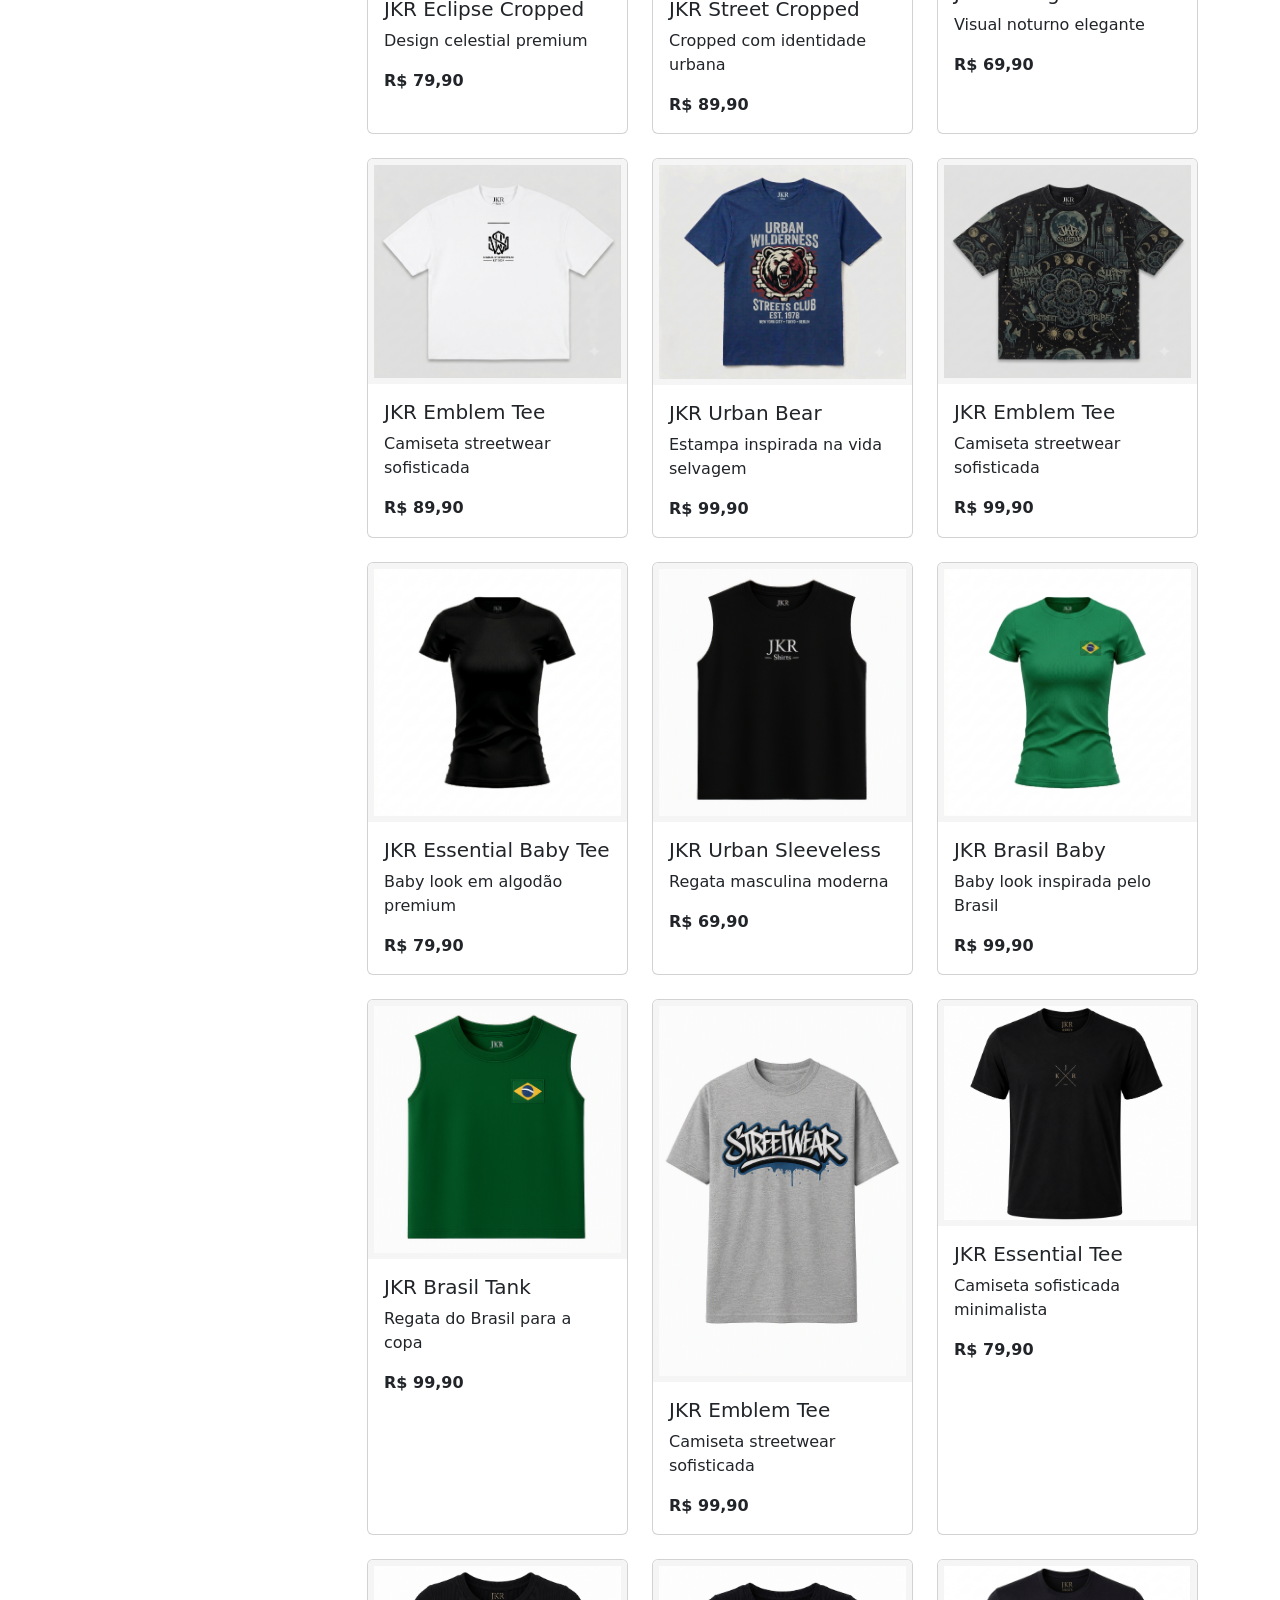
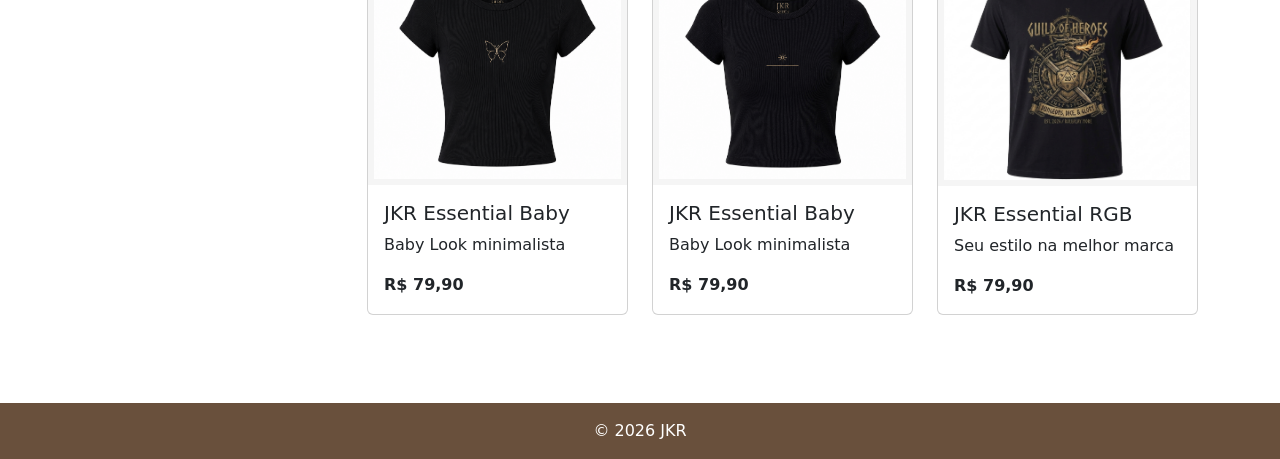
<file: produtos.html>
<!DOCTYPE html>
<html lang="pt-br">

<head>
  <meta charset="UTF-8" />
  <meta name="viewport" content="width=device-width, initial-scale=1.0" />
  <title>Produtos | JKR</title>

  <link href="https://cdn.jsdelivr.net/npm/bootstrap@5.3.3/dist/css/bootstrap.min.css" rel="stylesheet" />
  <link rel="stylesheet" href="https://cdn.jsdelivr.net/npm/bootstrap-icons@1.11.3/font/bootstrap-icons.min.css" />
  <link rel="stylesheet" href="css/style.css" />
</head>

<body>
  <header>
    <nav class="navbar navbar-expand-lg navbar-dark bg-marrom py-3">
      <div class="container d-flex justify-content-between align-items-center">
        <a class="navbar-brand fw-bold fs-4" href="index.html">
          <img class="logo" src="./logo/jkr-logo.png" alt="Logotipo JKR" style="height: 40px;" />
        </a>

        <button class="navbar-toggler" type="button" data-bs-toggle="collapse" data-bs-target="#menu"
          aria-controls="menu" aria-expanded="false" aria-label="Abrir menu">
          <span class="navbar-toggler-icon"></span>
        </button>

        <div class="collapse navbar-collapse justify-content-lg-center" id="menu">
          <ul class="navbar-nav mx-auto gap-4 fw-medium text-center mt-3 mt-lg-0">
            <li class="nav-item"><a class="nav-link" href="index.html">Home</a></li>
            <li class="nav-item"><a class="nav-link active" href="produtos.html">Produtos</a></li>
            <li class="nav-item"><a class="nav-link" href="precos.html">Preços</a></li>
            <li class="nav-item"><a class="nav-link" href="sobre.html">Sobre</a></li>
            <li class="nav-item"><a class="nav-link" href="contato.html">Contato</a></li>
          </ul>
        </div>

        <a class="text-white fs-4" href="carrinho.html" aria-label="Ir para o carrinho">
          <i class="bi bi-cart"></i>
        </a>
      </div>
    </nav>
  </header>

  <main class="container py-5">
    <div class="row">
      <aside class="col-md-3 mb-4">
        <div class="card p-3">
          <h4 class="mb-3">Pesquisar</h4>
          <input type="text" class="form-control mb-4" placeholder="Buscar produto..." aria-label="Buscar produto" />
          <h4 class="mb-3">Categorias</h4>
          <div class="d-grid gap-2">
            <button class="btn btn-outline-dark" type="button">Feminino</button>
            <button class="btn btn-outline-dark" type="button">Masculino</button>
            <button class="btn btn-outline-dark" type="button">Cropped</button>
            <button class="btn btn-outline-dark" type="button">Camiseta</button>
            <button class="btn btn-outline-dark" type="button">Regata</button>
            <button class="btn btn-outline-dark" type="button">Baby Look</button>
            <button class="btn btn-outline-dark" type="button">Copa 2026</button>
            <button class="btn btn-outline-dark" type="button">Streetwear</button>
          </div>
        </div>
      </aside>

      <section class="col-md-9">
        <div class="row g-4">
          <!-- Produto 01 -->
          <div class="col-md-4">
            <div class="card h-100"><a href="sobreproduto.html?id=1" class="text-decoration-none text-dark"><img
                  src="images/camisetaBranca.png" class="card-img-top" alt="JKR Essential Tee">
                <div class="card-body">
                  <h5>JKR Essential Tee</h5>
                  <p>Camiseta minimalista em algodão premium</p><strong>R$ 89,90</strong>
                </div>
              </a></div>
          </div>
          <!-- Produto 02 -->
          <div class="col-md-4">
            <div class="card h-100"><a href="sobreproduto.html?id=2" class="text-decoration-none text-dark"><img
                  src="images/croppedAzul.png" class="card-img-top" alt="JKR Essential Cropped">
                <div class="card-body">
                  <h5>JKR Essential Cropped</h5>
                  <p>Cropped minimalista com caimento moderno</p><strong>R$ 49,90</strong>
                </div>
              </a></div>
          </div>
          <!-- Produto 03 -->
          <div class="col-md-4">
            <div class="card h-100"><a href="sobreproduto.html?id=3" class="text-decoration-none text-dark"><img
                  src="images/camisetaMangaBranca.png" class="card-img-top" alt="JKR Essential Long Sleeve">
                <div class="card-body">
                  <h5>JKR Essential Long Sleeve</h5>
                  <p>Manga longa confortável</p><strong>R$ 99,90</strong>
                </div>
              </a></div>
          </div>
          <!-- Produto 04 -->
          <div class="col-md-4">
            <div class="card h-100"><a href="sobreproduto.html?id=4" class="text-decoration-none text-dark"><img
                  src="images/croppedAmareloBR.png" class="card-img-top" alt="JKR Brasil Cropped">
                <div class="card-body">
                  <h5>JKR Brasil Cropped</h5>
                  <p>Cropped exclusivo da coleção Brasil</p><strong>R$ 99,90</strong>
                </div>
              </a></div>
          </div>
          <!-- Produto 05 -->
          <div class="col-md-4">
            <div class="card h-100"><a href="sobreproduto.html?id=5" class="text-decoration-none text-dark"><img
                  src="images/croppedAmareloBR2.png" class="card-img-top" alt="JKR Brasil Cropped">
                <div class="card-body">
                  <h5>JKR Brasil Cropped</h5>
                  <p>Estilo e torcida em uma só peça</p><strong>R$ 99,90</strong>
                </div>
              </a></div>
          </div>
          <!-- Produto 06 -->
          <div class="col-md-4">
            <div class="card h-100"><a href="sobreproduto.html?id=6" class="text-decoration-none text-dark"><img
                  src="images/croppedCopa4.png" class="card-img-top" alt="JKR Hexa Cropped">
                <div class="card-body">
                  <h5>JKR Hexa Cropped</h5>
                  <p>Cropped exclusivo com duas estampas</p><strong>R$ 89,90</strong>
                </div>
              </a></div>
          </div>
          <!-- Produto 07 -->
          <div class="col-md-4">
            <div class="card h-100"><a href="sobreproduto.html?id=7" class="text-decoration-none text-dark"><img
                  src="images/regatinhaVerdeBR.png" class="card-img-top" alt="JKR Brasil Regata">
                <div class="card-body">
                  <h5>JKR Brasil</h5>
                  <p>Regata inspirada nas cores da bandeira</p><strong>R$ 59,90</strong>
                </div>
              </a></div>
          </div>
          <!-- Produto 08 -->
          <div class="col-md-4">
            <div class="card h-100"><a href="sobreproduto.html?id=8" class="text-decoration-none text-dark"><img
                  src="images/camisaCopa2.png" class="card-img-top" alt="JKR Hexa Tee">
                <div class="card-body">
                  <h5>JKR Hexa Tee</h5>
                  <p>Estilo esportivo para torcer</p><strong>R$ 109,90</strong>
                </div>
              </a></div>
          </div>
          <!-- Produto 09 -->
          <div class="col-md-4">
            <div class="card h-100"><a href="sobreproduto.html?id=9" class="text-decoration-none text-dark"><img
                  src="images/camisetaVerdeBR.png" class="card-img-top" alt="JKR Brasil Tee">
                <div class="card-body">
                  <h5>JKR Brasil Tee</h5>
                  <p>Estilo esportivo para torcer</p><strong>R$ 99,90</strong>
                </div>
              </a></div>
          </div>
          <!-- Produto 10 -->
          <div class="col-md-4">
            <div class="card h-100"><a href="sobreproduto.html?id=10" class="text-decoration-none text-dark"><img
                  src="images/croppedLuaSolPreta.png" class="card-img-top" alt="JKR Eclipse Cropped">
                <div class="card-body">
                  <h5>JKR Eclipse Cropped</h5>
                  <p>Design celestial premium</p><strong>R$ 79,90</strong>
                </div>
              </a></div>
          </div>
          <!-- Produto 11 -->
          <div class="col-md-4">
            <div class="card h-100"><a href="sobreproduto.html?id=11" class="text-decoration-none text-dark"><img
                  src="images/croppedStreetwear.png" class="card-img-top" alt="JKR Street Cropped">
                <div class="card-body">
                  <h5>JKR Street Cropped</h5>
                  <p>Cropped com identidade urbana</p><strong>R$ 89,90</strong>
                </div>
              </a></div>
          </div>
          <!-- Produto 12 -->
          <div class="col-md-4">
            <div class="card h-100"><a href="sobreproduto.html?id=12" class="text-decoration-none text-dark"><img
                  src="images/regatinhaPraianaPreta.png" class="card-img-top" alt="JKR Midnight Tank">
                <div class="card-body">
                  <h5>JKR Midnight Tank</h5>
                  <p>Visual noturno elegante</p><strong>R$ 69,90</strong>
                </div>
              </a></div>
          </div>
          <!-- Produto 13 -->
          <div class="col-md-4">
            <div class="card h-100"><a href="sobreproduto.html?id=13" class="text-decoration-none text-dark"><img
                  src="images/Streetwear4.png" class="card-img-top" alt="JKR Emblem Tee">
                <div class="card-body">
                  <h5>JKR Emblem Tee</h5>
                  <p>Camiseta streetwear sofisticada</p><strong>R$ 89,90</strong>
                </div>
              </a></div>
          </div>
          <!-- Produto 14 -->
          <div class="col-md-4">
            <div class="card h-100"><a href="sobreproduto.html?id=14" class="text-decoration-none text-dark"><img
                  src="images/camisaUrbanUrso.png" class="card-img-top" alt="JKR Urban Bear">
                <div class="card-body">
                  <h5>JKR Urban Bear</h5>
                  <p>Estampa inspirada na vida selvagem</p><strong>R$ 99,90</strong>
                </div>
              </a></div>
          </div>
          <!-- Produto 15 -->
          <div class="col-md-4">
            <div class="card h-100"><a href="sobreproduto.html?id=15" class="text-decoration-none text-dark"><img
                  src="images/Streetwear2.png" class="card-img-top" alt="JKR Emblem Tee">
                <div class="card-body">
                  <h5>JKR Emblem Tee</h5>
                  <p>Camiseta streetwear sofisticada</p><strong>R$ 99,90</strong>
                </div>
              </a></div>
          </div>
          <!-- Produto 16 -->
          <div class="col-md-4">
            <div class="card h-100"><a href="sobreproduto.html?id=16" class="text-decoration-none text-dark"><img
                  src="images/babylookPreta.png" class="card-img-top" alt="JKR Essential Baby Tee">
                <div class="card-body">
                  <h5>JKR Essential Baby Tee</h5>
                  <p>Baby look em algodão premium</p><strong>R$ 79,90</strong>
                </div>
              </a></div>
          </div>
          <!-- Produto 17 -->
          <div class="col-md-4">
            <div class="card h-100"><a href="sobreproduto.html?id=17" class="text-decoration-none text-dark"><img
                  src="images/regataMasculinaPreta.png" class="card-img-top" alt="JKR Urban Sleeveless">
                <div class="card-body">
                  <h5>JKR Urban Sleeveless</h5>
                  <p>Regata masculina moderna</p><strong>R$ 69,90</strong>
                </div>
              </a></div>
          </div>
          <!-- Produto 18 -->
          <div class="col-md-4">
            <div class="card h-100"><a href="sobreproduto.html?id=18" class="text-decoration-none text-dark"><img
                  src="images/babylookCopa.png" class="card-img-top" alt="JKR Brasil Baby">
                <div class="card-body">
                  <h5>JKR Brasil Baby</h5>
                  <p>Baby look inspirada pelo Brasil</p><strong>R$ 99,90</strong>
                </div>
              </a></div>
          </div>
          <!-- Produto 19 -->
          <div class="col-md-4">
            <div class="card h-100"><a href="sobreproduto.html?id=19" class="text-decoration-none text-dark"><img
                  src="images/regataMasculinaCopa2.png" class="card-img-top" alt="JKR Brasil Tank">
                <div class="card-body">
                  <h5>JKR Brasil Tank</h5>
                  <p>Regata do Brasil para a copa</p><strong>R$ 99,90</strong>
                </div>
              </a></div>
          </div>
          <!-- Produto 20 -->
          <div class="col-md-4">
            <div class="card h-100"><a href="sobreproduto.html?id=20" class="text-decoration-none text-dark"><img
                  src="images/camisetaCinza.png" class="card-img-top" alt="JKR Emblem Tee">
                <div class="card-body">
                  <h5>JKR Emblem Tee</h5>
                  <p>Camiseta streetwear sofisticada</p><strong>R$ 99,90</strong>
                </div>
              </a></div>
          </div>
          <!-- Produto 21 -->
          <div class="col-md-4">
            <div class="card h-100"><a href="sobreproduto.html?id=21" class="text-decoration-none text-dark"><img
                  src="images/camisetaMinimalistaPreta.png" class="card-img-top" alt="JKR Essential Tee">
                <div class="card-body">
                  <h5>JKR Essential Tee</h5>
                  <p>Camiseta sofisticada minimalista</p><strong>R$ 79,90</strong>
                </div>
              </a></div>
          </div>
          <!-- Produto 22 -->
          <div class="col-md-4">
            <div class="card h-100"><a href="sobreproduto.html?id=22" class="text-decoration-none text-dark"><img
                  src="images/babylookBorboletaPreta.png" class="card-img-top" alt="JKR Essential Baby">
                <div class="card-body">
                  <h5>JKR Essential Baby</h5>
                  <p>Baby Look minimalista</p><strong>R$ 79,90</strong>
                </div>
              </a></div>
          </div>
          <!-- Produto 23 -->
          <div class="col-md-4">
            <div class="card h-100"><a href="sobreproduto.html?id=23" class="text-decoration-none text-dark"><img
                  src="images/babylookPretaMinimalista.png" class="card-img-top" alt="JKR Essential Baby">
                <div class="card-body">
                  <h5>JKR Essential Baby</h5>
                  <p>Baby Look minimalista</p><strong>R$ 79,90</strong>
                </div>
              </a></div>
          </div>
          <!-- Produto 24 -->
          <div class="col-md-4">
            <div class="card h-100"><a href="sobreproduto.html?id=24" class="text-decoration-none text-dark"><img
                  src="images/camisetaRGBPreta.png" class="card-img-top" alt="JKR Essential RGB">
                <div class="card-body">
                  <h5>JKR Essential RGB</h5>
                  <p>Seu estilo na melhor marca</p><strong>R$ 79,90</strong>
                </div>
              </a></div>
          </div>
        </div>
      </section>
    </div>
  </main>

  <footer class="bg-marrom text-white text-center py-3">
    &copy; 2026 JKR
  </footer>

  <script src="https://cdn.jsdelivr.net/npm/bootstrap@5.3.3/dist/js/bootstrap.bundle.min.js"></script>
  <script src="js/produtos-filtros.js"></script>
</body>

</html>
</file>
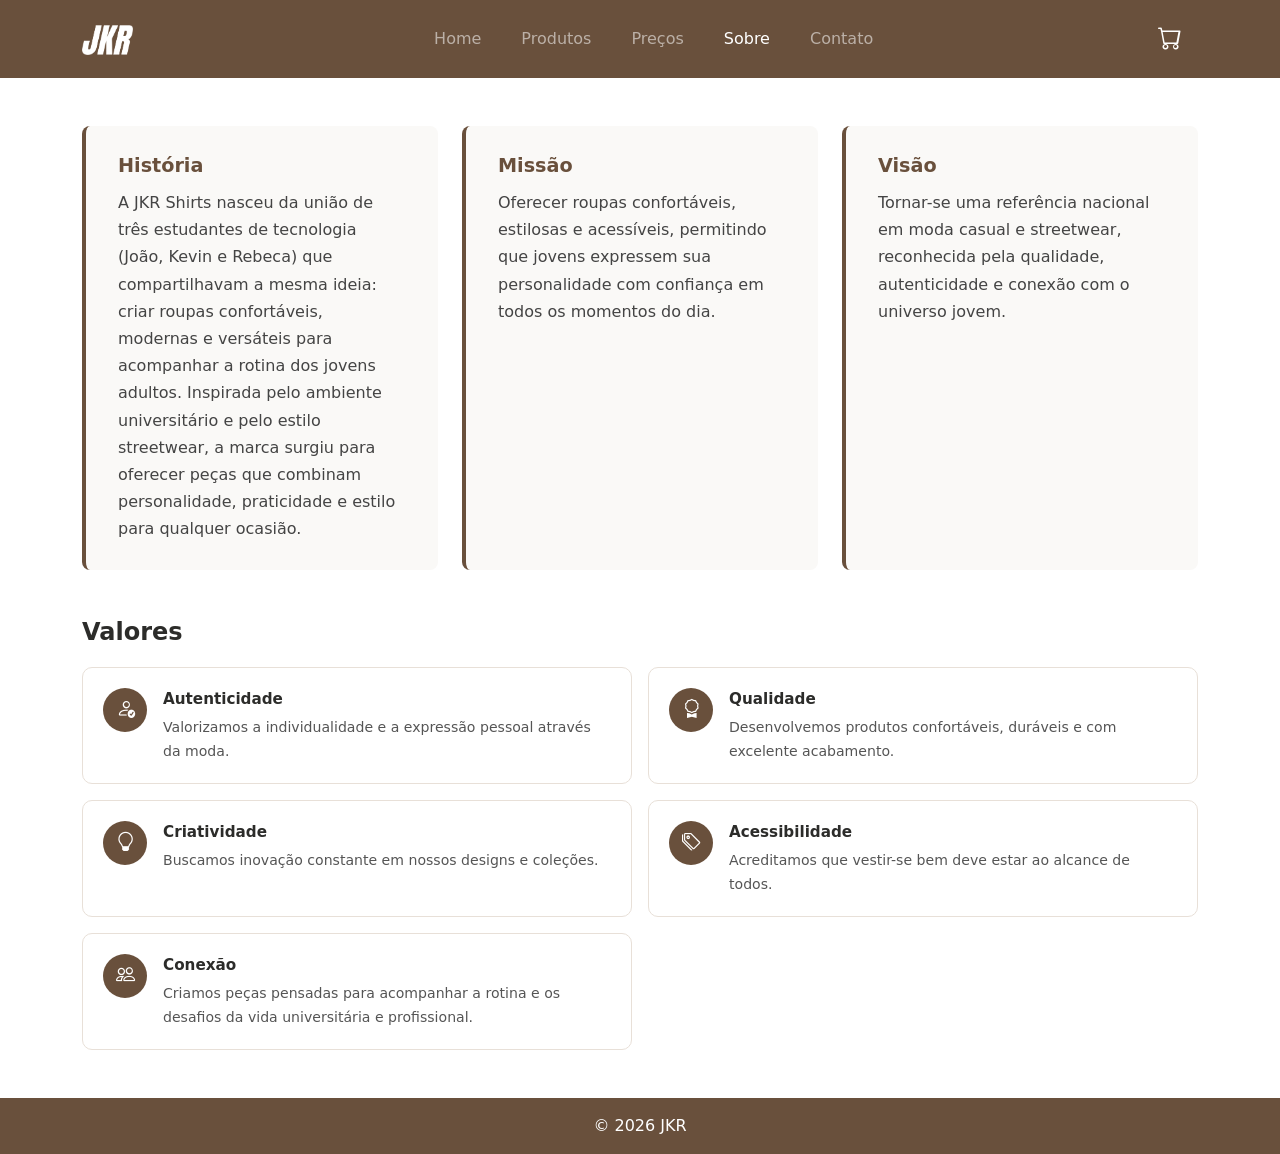
<file: sobre.html>
<!doctype html>
<html lang="pt-br">

<head>
  <meta charset="UTF-8">
  <title>Sobre</title>
  <link href="https://cdn.jsdelivr.net/npm/bootstrap@5.3.3/dist/css/bootstrap.min.css" rel="stylesheet">
  <link rel="stylesheet" href="https://cdn.jsdelivr.net/npm/bootstrap-icons@1.11.3/font/bootstrap-icons.min.css">
  <link rel="stylesheet" href="css/style.css">

  <style>
    /* os cards precisam de position relative para a borda animada funcionar */
    .card-secao,
    .valor-item {
      transition:
        transform 0.3s ease,
        box-shadow 0.3s ease;
      cursor: default;
    }

    /* sobe levemente e ganha sombra ao passar o mouse */
    .card-secao:hover,
    .valor-item:hover {
      transform: translateY(-6px);
      box-shadow: 0 12px 28px rgba(105, 80, 60, 0.15);
    }

    /* a borda esquerda dos cards de seção expande de cor ao hover */
    .card-secao {
      transition:
        transform 0.3s ease,
        box-shadow 0.3s ease,
        border-left-color 0.3s ease;
    }

    .card-secao:hover {
      border-left-color: #4a3728;
    }

    /* o ícone dos valores gira suavemente */
    .valor-item .valor-icone {
      transition:
        transform 0.4s ease,
        background-color 0.3s ease;
    }

    .valor-item:hover .valor-icone {
      transform: rotate(5deg) scale(1.1);
      background-color: #4a3728;
    }
  </style>
</head>

<body class="d-flex flex-column min-vh-100">
  <header>
    <nav class="navbar navbar-expand-lg navbar-dark bg-marrom py-3">
      <div class="container d-flex justify-content-between align-items-center">
        <!-- Logo mantida perfeitamente na esquerda -->
        <a class="navbar-brand fw-bold fs-4" href="index.html"><img class="logo" src="./logo/jkr-logo.png"
            alt="logo"></a>

        <!-- Botão para celular -->
        <button class="navbar-toggler" data-bs-toggle="collapse" data-bs-target="#menu">
          <span class="navbar-toggler-icon"></span>
        </button>

        <!-- Menu com links centralizados no espaço do meio -->
        <div class="collapse navbar-collapse justify-content-lg-center" id="menu">
          <!-- O 'mx-auto' garante a centralização absoluta em telas de computador -->
          <ul class="navbar-nav mx-auto gap-4 fw-medium text-center mt-3 mt-lg-0">
            <li class="nav-item">
              <a class="nav-link" href="index.html">Home</a>
            </li>
            <li class="nav-item">
              <a class="nav-link" href="produtos.html">Produtos</a>
            </li>
            <li class="nav-item">
              <a class="nav-link" href="precos.html">Preços</a>
            </li>
            <li class="nav-item">
              <a class="nav-link active" href="sobre.html">Sobre</a>
            </li>
            <li class="nav-item">
              <a class="nav-link" href="contato.html">Contato</a>
            </li>
          </ul>
        </div>
        <div class="navbar-brand fw-bold fs-4">
          <a class="nav-link" href="carrinho.html"><i class="bi bi-cart"></i></a>
        </div>
      </div>
    </nav>
  </header>

  <main class="container py-5 flex-grow-1">
    <!-- história, missão e visão em 3 colunas -->
    <div class="row g-4 mb-5">
      <div class="col-md-4">
        <div class="card-secao">
          <h2>História</h2>
          <p>
            A JKR Shirts nasceu da união de três estudantes de tecnologia
            (João, Kevin e Rebeca) que compartilhavam a mesma ideia: criar
            roupas confortáveis, modernas e versáteis para acompanhar a rotina
            dos jovens adultos. Inspirada pelo ambiente universitário e pelo
            estilo streetwear, a marca surgiu para oferecer peças que combinam
            personalidade, praticidade e estilo para qualquer ocasião.
          </p>
        </div>
      </div>

      <div class="col-md-4">
        <div class="card-secao">
          <h2>Missão</h2>
          <p>
            Oferecer roupas confortáveis, estilosas e acessíveis, permitindo
            que jovens expressem sua personalidade com confiança em todos os
            momentos do dia.
          </p>
        </div>
      </div>

      <div class="col-md-4">
        <div class="card-secao">
          <h2>Visão</h2>
          <p>
            Tornar-se uma referência nacional em moda casual e streetwear,
            reconhecida pela qualidade, autenticidade e conexão com o universo
            jovem.
          </p>
        </div>
      </div>
    </div>

    <!-- valores -->
    <h2 class="valores-titulo">Valores</h2>
    <div class="row g-3">
      <div class="col-md-6">
        <div class="valor-item">
          <div class="valor-icone">
            <i class="bi bi-person-check"></i>
          </div>
          <div class="valor-texto">
            <strong>Autenticidade</strong>
            <span>Valorizamos a individualidade e a expressão pessoal através da
              moda.</span>
          </div>
        </div>
      </div>

      <div class="col-md-6">
        <div class="valor-item">
          <div class="valor-icone">
            <i class="bi bi-award"></i>
          </div>
          <div class="valor-texto">
            <strong>Qualidade</strong>
            <span>Desenvolvemos produtos confortáveis, duráveis e com excelente
              acabamento.</span>
          </div>
        </div>
      </div>

      <div class="col-md-6">
        <div class="valor-item">
          <div class="valor-icone">
            <i class="bi bi-lightbulb"></i>
          </div>
          <div class="valor-texto">
            <strong>Criatividade</strong>
            <span>Buscamos inovação constante em nossos designs e coleções.</span>
          </div>
        </div>
      </div>

      <div class="col-md-6">
        <div class="valor-item">
          <div class="valor-icone">
            <i class="bi bi-tags"></i>
          </div>
          <div class="valor-texto">
            <strong>Acessibilidade</strong>
            <span>Acreditamos que vestir-se bem deve estar ao alcance de
              todos.</span>
          </div>
        </div>
      </div>

      <div class="col-md-6">
        <div class="valor-item">
          <div class="valor-icone">
            <i class="bi bi-people"></i>
          </div>
          <div class="valor-texto">
            <strong>Conexão</strong>
            <span>Criamos peças pensadas para acompanhar a rotina e os desafios
              da vida universitária e profissional.</span>
          </div>
        </div>
      </div>
    </div>
  </main>

  <footer class="bg-marrom text-white text-center py-3 mt-auto">
    © 2026 JKR
  </footer>

  <script src="https://cdn.jsdelivr.net/npm/bootstrap@5.3.3/dist/js/bootstrap.bundle.min.js"></script>
</body>

</html>
</file>
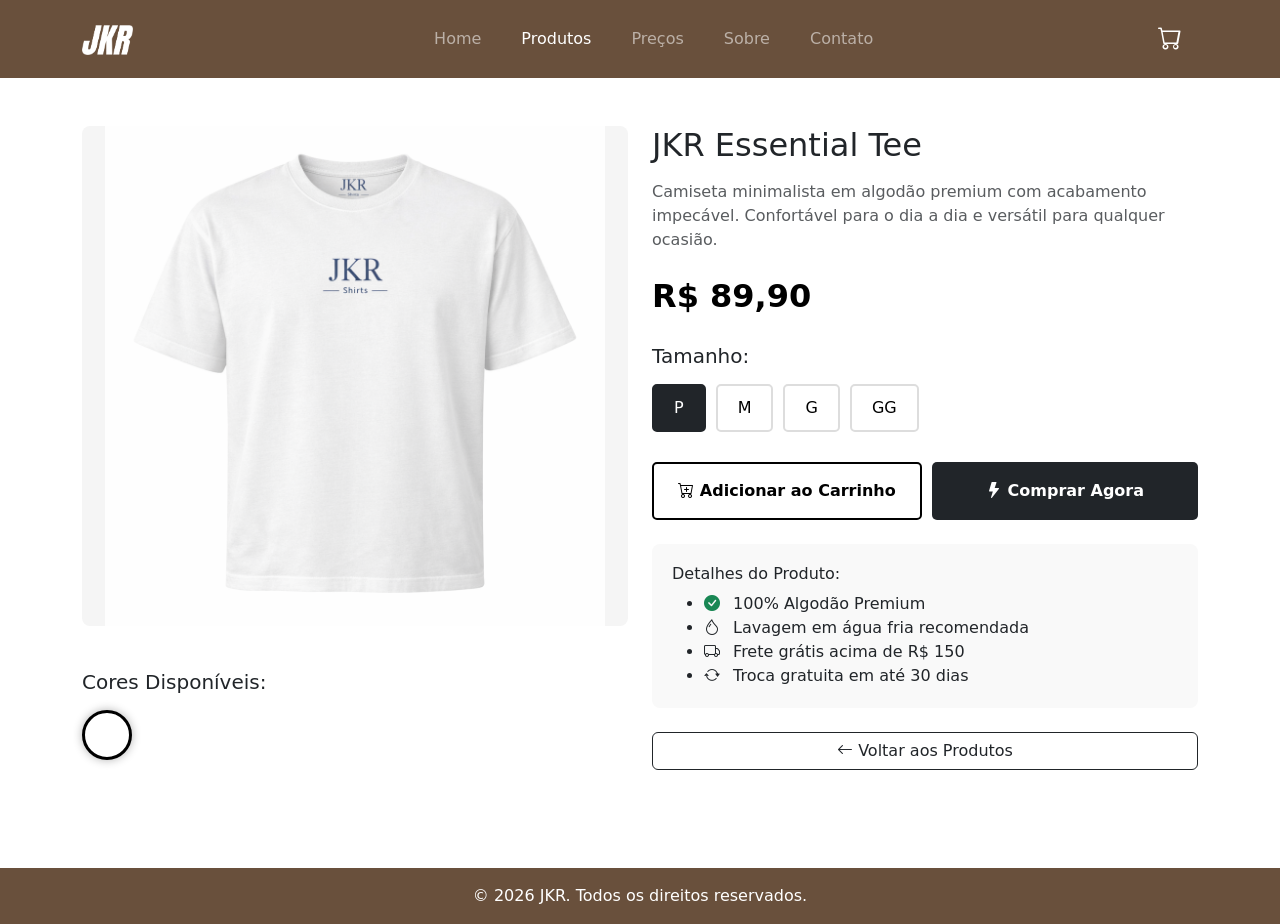
<file: sobreproduto.html>
<!DOCTYPE html>
<html lang="pt-br">

<head>
  <meta charset="UTF-8" >
  <meta name="viewport" content="width=device-width, initial-scale=1.0" >
  <title>Detalhes do Produto - JKR</title>

  <!-- Bootstrap CSS -->
  <link href="https://cdn.jsdelivr.net/npm/bootstrap@5.3.3/dist/css/bootstrap.min.css" rel="stylesheet" >
  <!-- Bootstrap Icons -->
  <link rel="stylesheet" href="https://cdn.jsdelivr.net/npm/bootstrap-icons@1.11.3/font/bootstrap-icons.min.css" >

  <!-- CSS Personalizado -->
  <link rel="stylesheet" href="css/style.css" >
</head>

<body>
  <!-- Cabeçalho -->
  <header>
    <nav class="navbar navbar-expand-lg navbar-dark bg-marrom py-3">
      <div class="container d-flex justify-content-between align-items-center">
        <!-- Logo -->
        <a class="navbar-brand fw-bold fs-4" href="index.html">
          <img class="logo" src="./logo/jkr-logo.png" alt="Logo JKR" >
        </a>

        <!-- Botão para mobile -->
        <button class="navbar-toggler" type="button" data-bs-toggle="collapse" data-bs-target="#menu"
          aria-controls="menu" aria-expanded="false" aria-label="Toggle navigation">
          <span class="navbar-toggler-icon"></span>
        </button>

        <!-- Menu -->
        <div class="collapse navbar-collapse justify-content-lg-center" id="menu">
          <ul class="navbar-nav mx-auto gap-4 fw-medium text-center mt-3 mt-lg-0">
            <li class="nav-item">
              <a class="nav-link" href="index.html">Home</a>
            </li>
            <li class="nav-item">
              <a class="nav-link active" href="produtos.html" aria-current="page">Produtos</a>
            </li>
            <li class="nav-item">
              <a class="nav-link" href="precos.html">Preços</a>
            </li>
            <li class="nav-item">
              <a class="nav-link" href="sobre.html">Sobre</a>
            </li>
            <li class="nav-item">
              <a class="nav-link" href="contato.html">Contato</a>
            </li>
          </ul>
        </div>

        <!-- Carrinho -->
        <div class="navbar-brand fw-bold fs-4">
          <a class="nav-link" href="carrinho.html" aria-label="Carrinho de compras">
            <i class="bi bi-cart" aria-hidden="true"></i>
          </a>
        </div>
      </div>
    </nav>
  </header>

  <!-- Conteúdo Principal -->
  <main class="container py-5">
    <div class="row">
      <!-- Imagem e Cores -->
      <section class="col-md-6" aria-label="Imagem e cores do produto">
        <img id="imagemPrincipal" src="images/camisetaBranca.png" class="imagem-principal img-fluid"
          alt="JKR Essential Tee - Camiseta branca" />

        <!-- Cores Disponíveis -->
        <div class="mt-4">
          <h3 class="h5 mb-3">Cores Disponíveis:</h3>
          <div class="cores-container" role="group" aria-label="Opções de cores">
            <!-- As cores serão carregadas dinamicamente aqui -->
          </div>
        </div>
      </section>

      <!-- Informações e Compra -->
      <section class="col-md-6" aria-label="Informações do produto">
        <h2 id="nomeProduto">JKR Essential Tee</h2>

        <p id="descricaoProduto" class="text-muted mt-3">
          Camiseta minimalista em algodão premium com acabamento impecável.
          Confortável para o dia a dia e versátil para qualquer ocasião.
        </p>

        <div class="preco" id="precoProduto">
          <span class="visually-hidden">Preço do produto: </span>R$ 89,90
        </div>

        <!-- Tamanhos -->
        <div class="mb-4 mt-4">
          <h3 class="h5 mb-3">Tamanho:</h3>
          <div class="tamanhos-container" role="group" aria-label="Opções de tamanhos">
            <button class="tamanho-btn ativo" type="button" onclick="selecionarTamanho(this)" aria-pressed="true">
              P
            </button>
            <button class="tamanho-btn" type="button" onclick="selecionarTamanho(this)" aria-pressed="false">
              M
            </button>
            <button class="tamanho-btn" type="button" onclick="selecionarTamanho(this)" aria-pressed="false">
              G
            </button>
            <button class="tamanho-btn" type="button" onclick="selecionarTamanho(this)" aria-pressed="false">
              GG
            </button>
          </div>
        </div>

        <!-- Botões de Compra -->
        <div class="botoes-compra">
          <button class="btn-compra btn-carrinho" type="button" onclick="adicionarCarrinho()"
            aria-label="Adicionar ao carrinho">
            <i class="bi bi-cart-plus" aria-hidden="true"></i> Adicionar ao Carrinho
          </button>
          <button class="btn-compra btn-comprar" type="button" onclick="comprarAgora()" aria-label="Comprar agora">
            <i class="bi bi-lightning-fill" aria-hidden="true"></i> Comprar Agora
          </button>
        </div>

        <!-- Informações Adicionais -->
        <div class="info-produto mt-4">
          <h3 class="h6">Detalhes do Produto:</h3>
          <ul class="mb-0">
            <li>
              <i class="bi bi-check-circle-fill text-success me-2" aria-hidden="true"></i>
              100% Algodão Premium
            </li>
            <li>
              <i class="bi bi-droplet me-2" aria-hidden="true"></i>
              Lavagem em água fria recomendada
            </li>
            <li>
              <i class="bi bi-truck me-2" aria-hidden="true"></i>
              Frete grátis acima de R$ 150
            </li>
            <li>
              <i class="bi bi-arrow-repeat me-2" aria-hidden="true"></i>
              Troca gratuita em até 30 dias
            </li>
          </ul>
        </div>

        <!-- Botão Voltar -->
        <a href="produtos.html" class="btn btn-outline-dark mt-4 w-100" aria-label="Voltar para a lista de produtos">
          <i class="bi bi-arrow-left" aria-hidden="true"></i> Voltar aos Produtos
        </a>
      </section>
    </div>
  </main>

  <!-- Rodapé -->
  <footer class="bg-marrom text-white text-center py-3">
    <p class="mb-0">&copy; 2026 JKR. Todos os direitos reservados.</p>
  </footer>

  <!-- Scripts -->
  <script src="https://cdn.jsdelivr.net/npm/bootstrap@5.3.3/dist/js/bootstrap.bundle.min.js">
  </script>
  <script src="js/produtos.js"></script>
  <script src="js/sobreproduto.js"></script>
</body>

</html>
</file>
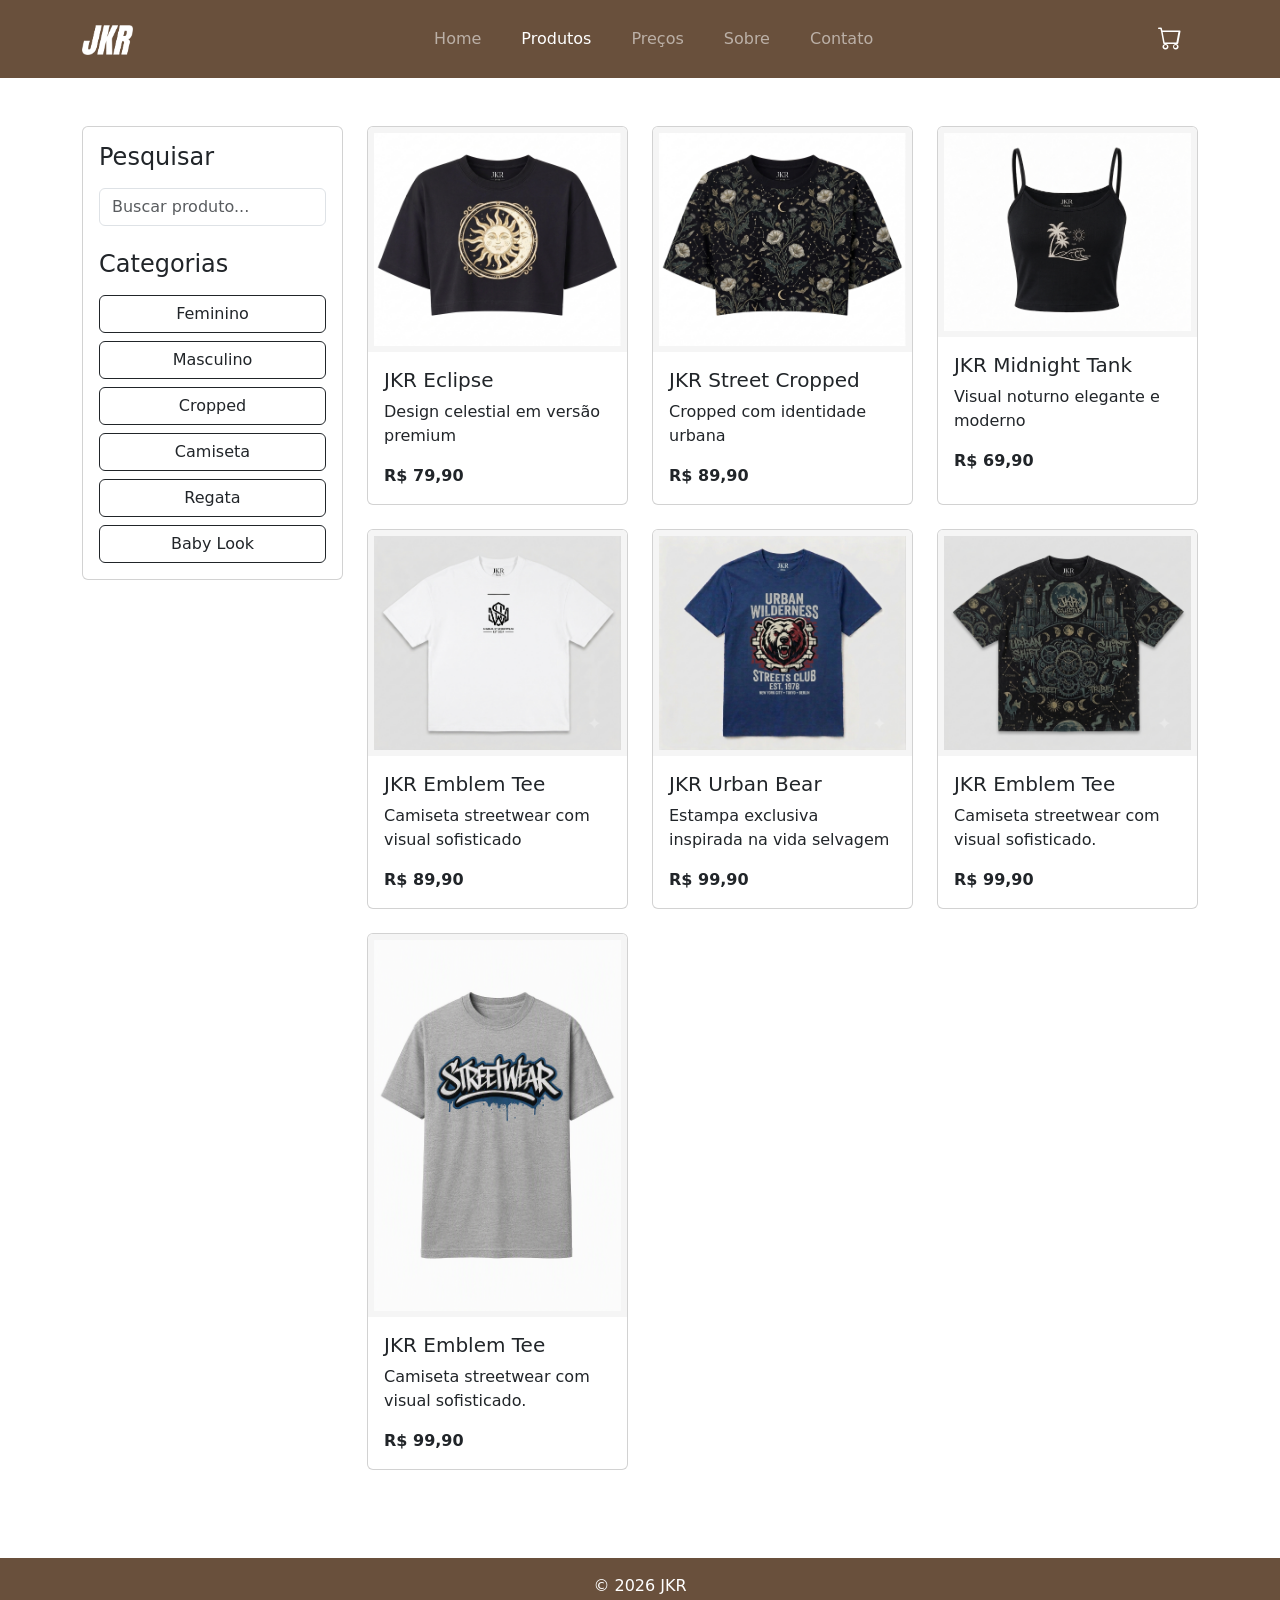
<file: streetwear.html>
<!DOCTYPE html>
<html lang="pt-br">

<head>
  <meta charset="UTF-8" />
  <meta name="viewport" content="width=device-width, initial-scale=1.0" />
  <title>Produtos - JKR</title>

  <!-- Bootstrap CSS -->
  <link href="https://cdn.jsdelivr.net/npm/bootstrap@5.3.3/dist/css/bootstrap.min.css" rel="stylesheet" />
  <!-- Bootstrap Icons -->
  <link rel="stylesheet" href="https://cdn.jsdelivr.net/npm/bootstrap-icons@1.11.3/font/bootstrap-icons.min.css" />

  <!-- CSS Personalizado -->
  <link rel="stylesheet" href="css/style.css" />
</head>

<body>
  <!-- Cabeçalho -->
  <header>
    <nav class="navbar navbar-expand-lg navbar-dark bg-marrom py-3">
      <div class="container d-flex justify-content-between align-items-center">
        <!-- Logo -->
        <a class="navbar-brand fw-bold fs-4" href="index.html">
          <img class="logo" src="./logo/jkr-logo.png" alt="Logo JKR" />
        </a>

        <!-- Botão para mobile -->
        <button class="navbar-toggler" type="button" data-bs-toggle="collapse" data-bs-target="#menu"
          aria-controls="menu" aria-expanded="false" aria-label="Toggle navigation">
          <span class="navbar-toggler-icon"></span>
        </button>

        <!-- Menu -->
        <div class="collapse navbar-collapse justify-content-lg-center" id="menu">
          <ul class="navbar-nav mx-auto gap-4 fw-medium text-center mt-3 mt-lg-0">
            <li class="nav-item">
              <a class="nav-link" href="index.html">Home</a>
            </li>
            <li class="nav-item">
              <a class="nav-link active" href="produtos.html" aria-current="page">Produtos</a>
            </li>
            <li class="nav-item">
              <a class="nav-link" href="precos.html">Preços</a>
            </li>
            <li class="nav-item">
              <a class="nav-link" href="sobre.html">Sobre</a>
            </li>
            <li class="nav-item">
              <a class="nav-link" href="contato.html">Contato</a>
            </li>
          </ul>
        </div>

        <!-- Carrinho -->
        <div class="navbar-brand fw-bold fs-4">
          <a class="nav-link" href="carrinho.html" aria-label="Carrinho de compras">
            <i class="bi bi-cart"></i>
          </a>
        </div>
      </div>
    </nav>
  </header>

  <!-- Conteúdo Principal -->
  <main class="container py-5">
    <div class="row">
      <!-- Menu Lateral -->
      <aside class="col-md-3 mb-4">
        <div class="card p-3">
          <h4 class="mb-3">Pesquisar</h4>

          <input type="text" class="form-control mb-4" placeholder="Buscar produto..." aria-label="Buscar produtos" />

          <h4 class="mb-3">Categorias</h4>

          <div class="d-grid gap-2" role="group" aria-label="Categorias de produtos">
            <button class="btn btn-outline-dark" type="button">Feminino</button>
            <button class="btn btn-outline-dark" type="button">Masculino</button>
            <button class="btn btn-outline-dark" type="button">Cropped</button>
            <button class="btn btn-outline-dark" type="button">Camiseta</button>
            <button class="btn btn-outline-dark" type="button">Regata</button>
            <button class="btn btn-outline-dark" type="button">Baby Look</button>
          </div>
        </div>
      </aside>

      <!-- Produtos -->
      <section class="col-md-9" aria-label="Lista de produtos">
        <div class="row g-4">
          <!-- Produto 10 -->
          <article class="col-md-4">
            <a href="sobreproduto.html?id=10" class="text-decoration-none text-dark">
              <div class="card h-100">
                <img src="images/croppedLuaSolPreta.png" class="card-img-top"
                  alt="JKR Eclipse - Cropped preto com estampa de lua e sol" />
                <div class="card-body">
                  <h5>JKR Eclipse</h5>
                  <p>Design celestial em versão premium</p>
                  <strong>R$ 79,90</strong>
                </div>
              </div>
            </a>
          </article>

          <!-- Produto 11 -->
          <article class="col-md-4">
            <a href="sobreproduto.html?id=11" class="text-decoration-none text-dark">
              <div class="card h-100">
                <img src="images/croppedStreetwear.png" class="card-img-top"
                  alt="JKR Street Cropped - Cropped com identidade urbana" />
                <div class="card-body">
                  <h5>JKR Street Cropped</h5>
                  <p>Cropped com identidade urbana</p>
                  <strong>R$ 89,90</strong>
                </div>
              </div>
            </a>
          </article>

          <!-- Produto 12 -->
          <article class="col-md-4">
            <a href="sobreproduto.html?id=12" class="text-decoration-none text-dark">
              <div class="card h-100">
                <img src="images/regatinhaPraianaPreta.png" class="card-img-top"
                  alt="JKR Midnight Tank - Regata preta elegante" />
                <div class="card-body">
                  <h5>JKR Midnight Tank</h5>
                  <p>Visual noturno elegante e moderno</p>
                  <strong>R$ 69,90</strong>
                </div>
              </div>
            </a>
          </article>

          <!-- Produto 13 -->
          <article class="col-md-4">
            <a href="sobreproduto.html?id=13" class="text-decoration-none text-dark">
              <div class="card h-100">
                <img src="images/Streetwear4.png" class="card-img-top" alt="JKR Emblem Tee - Camiseta streetwear" />
                <div class="card-body">
                  <h5>JKR Emblem Tee</h5>
                  <p>Camiseta streetwear com visual sofisticado</p>
                  <strong>R$ 89,90</strong>
                </div>
              </div>
            </a>
          </article>

          <!-- Produto 14 -->
          <article class="col-md-4">
            <a href="sobreproduto.html?id=14" class="text-decoration-none text-dark">
              <div class="card h-100">
                <img src="images/camisaUrbanUrso.png" class="card-img-top"
                  alt="JKR Urban Bear - Camiseta com estampa de urso" />
                <div class="card-body">
                  <h5>JKR Urban Bear</h5>
                  <p>Estampa exclusiva inspirada na vida selvagem</p>
                  <strong>R$ 99,90</strong>
                </div>
              </div>
            </a>
          </article>

          <!-- Produto 15 -->
          <article class="col-md-4">
            <a href="sobreproduto.html?id=15" class="text-decoration-none text-dark">
              <div class="card h-100">
                <img src="images/Streetwear2.png" class="card-img-top" alt="JKR Emblem Tee - Camiseta streetwear" />
                <div class="card-body">
                  <h5>JKR Emblem Tee</h5>
                  <p>Camiseta streetwear com visual sofisticado.</p>
                  <strong>R$ 99,90</strong>
                </div>
              </div>
            </a>
          </article>

          <!-- Produto 20 -->
          <article class="col-md-4">
            <a href="sobreproduto.html?id=20" class="text-decoration-none text-dark">
              <div class="card h-100">
                <img src="images/camisetaCinza.png" class="card-img-top"
                  alt="JKR Emblem Tee - Camiseta cinza streetwear" />
                <div class="card-body">
                  <h5>JKR Emblem Tee</h5>
                  <p>Camiseta streetwear com visual sofisticado.</p>
                  <strong>R$ 99,90</strong>
                </div>
              </div>
            </a>
          </article>
        </div>
      </section>
    </div>
  </main>

  <!-- Rodapé -->
  <footer class="bg-marrom text-white text-center py-3">
    <p class="mb-0">&copy; 2026 JKR</p>
  </footer>

  <!-- Scripts -->
  <script src="https://cdn.jsdelivr.net/npm/bootstrap@5.3.3/dist/js/bootstrap.bundle.min.js">
  </script>
  <script src="js/produtos-filtros.js"></script>
</body>

</html>
</file>
<file: css/style.css>
.hero {
  height: 90vh;
  position: relative;
  display: flex;
  align-items: center;
  justify-content: center;
  overflow: hidden;
}

.video-bg {
  position: absolute;
  width: 100%;
  height: 100%;
  object-fit: cover;
  top: 0;
  left: 0;
}

.overlay {
  position: absolute;
  width: 100%;
  height: 100%;
  background: rgba(0, 0, 0, 0.55);
}

main {
  min-height: 70vh;
}

footer {
  margin-top: 40px;
}

.bg-marrom {
  background-color: #69503c !important;/
}

/* ===== Header ===== */
.logo {
  height: 30px;
}

.logo-hero {
  height: 60px;
}

.navbar {
  position: fixed;
  top: 0;
  left: 0;
  width: 100%;
  z-index: 1000;
}

body {
  padding-top: 78px;
}

/* ===== PÁGINA DE DETALHES DO PRODUTO ===== */

.imagem-principal {
  width: 100%;
  height: 500px;
  object-fit: contain;
  border-radius: 8px;
  margin-bottom: 20px;
  background-color: #f5f5f5;
}

.cores-container {
  display: flex;
  gap: 10px;
  margin-bottom: 20px;
  flex-wrap: wrap;
}

.cor-btn {
  width: 50px;
  height: 50px;
  border-radius: 50%;
  border: 3px solid #ddd;
  cursor: pointer;
  transition: all 0.3s;
  padding: 0;
  background-color: #fff;
  flex-shrink: 0;
}

.cor-btn:hover {
  transform: scale(1.1);
}

.cor-btn.ativo {
  border-color: #000 !important;
  box-shadow: 0 0 10px rgba(0, 0, 0, 0.3);
}

.tamanhos-container {
  display: flex;
  gap: 10px;
  margin-bottom: 30px;
}

.tamanho-btn {
  padding: 10px 20px;
  border: 2px solid #ddd;
  background: white;
  cursor: pointer;
  border-radius: 5px;
  font-weight: 500;
  transition: all 0.3s;
}

.tamanho-btn:hover {
  border-color: #212529;
}

.tamanho-btn.ativo {
  background: #212529;
  color: white;
  border-color: #212529;
}

.preco {
  font-size: 32px;
  font-weight: bold;
  margin: 20px 0;
  color: #000;
}

.botoes-compra {
  display: flex;
  gap: 10px;
  margin-top: 30px;
}

.btn-compra {
  flex: 1;
  padding: 15px;
  font-size: 16px;
  font-weight: bold;
  border: none;
  cursor: pointer;
  border-radius: 5px;
  transition: all 0.3s;
}

.btn-carrinho {
  background: white;
  color: #000;
  border: 2px solid #000;
}

.btn-carrinho:hover {
  background: #f0f0f0;
}

.btn-comprar {
  background: #212529;
  color: white;
}

.btn-comprar:hover {
  background: #212529d2;
}

.info-produto {
  margin-top: 30px;
  padding: 20px;
  background: #f9f9f9;
  border-radius: 8px;
}

/* faixa de apresentação abaixo da navbar */
.sobre-banner {
  background-color: #4a3728;
  color: white;
  padding: 48px 0;
  text-align: center;
}

.sobre-banner h1 {
  font-size: 2.2rem;
  font-weight: 700;
  margin-bottom: 8px;
}

.sobre-banner p {
  font-size: 1rem;
  opacity: 0.8;
  max-width: 520px;
  margin: 0 auto;
}

/* cards das seções história, missão e visão */
.card-secao {
  border: none;
  border-left: 4px solid #69503c;
  border-radius: 8px;
  background: #faf9f7;
  padding: 28px 32px;
  height: 100%;
}

.card-secao h2 {
  font-size: 1.2rem;
  font-weight: 700;
  color: #69503c;
  margin-bottom: 12px;
}

.card-secao p {
  color: #444;
  line-height: 1.7;
  margin: 0;
}

/* título da seção de valores */
.valores-titulo {
  font-size: 1.5rem;
  font-weight: 700;
  color: #2c2c2a;
  margin-bottom: 20px;
}

/* cada valor como card com ícone */
.valor-item {
  display: flex;
  align-items: flex-start;
  gap: 16px;
  background: #fff;
  border: 1px solid #e8e0d8;
  border-radius: 10px;
  padding: 20px;
  height: 100%;
}

.valor-icone {
  width: 44px;
  height: 44px;
  border-radius: 50%;
  background-color: #69503c;
  color: white;
  display: flex;
  align-items: center;
  justify-content: center;
  font-size: 1.2rem;
  flex-shrink: 0;
}

.valor-texto strong {
  display: block;
  font-size: 0.95rem;
  font-weight: 600;
  color: #2c2c2a;
  margin-bottom: 4px;
}

.valor-texto span {
  font-size: 0.88rem;
  color: #555;
  line-height: 1.5;
}

/* faixa de topo da página do carrinho */
.carrinho-banner {
  background-color: #4a3728;
  color: white;
  padding: 40px 0;
  text-align: center;
}

.carrinho-banner h1 {
  font-size: 2rem;
  font-weight: 700;
  margin-bottom: 6px;
}

.carrinho-banner p {
  font-size: 0.95rem;
  opacity: 0.8;
  margin: 0;
}

/* cabeçalho da tabela de itens */
.itens-header {
  display: grid;
  grid-template-columns: 1fr 160px 120px;
  padding: 10px 16px;
  font-size: 0.8rem;
  font-weight: 600;
  text-transform: uppercase;
  letter-spacing: 0.05em;
  color: #888;
  border-bottom: 1px solid #e8e0d8;
  margin-bottom: 8px;
}

/* cada item do carrinho */
.item-carrinho {
  display: grid;
  grid-template-columns: 1fr 160px 120px;
  align-items: center;
  gap: 16px;
  background: #fff;
  border: 1px solid #e8e0d8;
  border-radius: 10px;
  padding: 16px;
  margin-bottom: 12px;
  transition: box-shadow 0.25s ease;
}

.item-carrinho:hover {
  box-shadow: 0 6px 20px rgba(105, 80, 60, 0.1);
}

/* parte com imagem e nome do produto */
.item-info {
  display: flex;
  align-items: center;
  gap: 14px;
}

.item-img {
  width: 72px;
  height: 72px;
  object-fit: contain;
  border-radius: 8px;
  background: #f5f5f5;
  flex-shrink: 0;
}

.item-nome {
  font-size: 0.95rem;
  font-weight: 600;
  color: #2c2c2a;
  margin-bottom: 4px;
}

.item-detalhe {
  font-size: 0.82rem;
  color: #888;
  margin-bottom: 8px;
}

.item-remover {
  background: none;
  border: none;
  color: #aaa;
  font-size: 0.8rem;
  padding: 0;
  cursor: pointer;
  transition: color 0.2s;
  display: flex;
  align-items: center;
  gap: 4px;
}

.item-remover:hover {
  color: #c0392b;
}

/* controle de quantidade */
.quantidade-controle {
  display: flex;
  align-items: center;
  justify-content: center;
  gap: 8px;
}

.quantidade-controle button {
  width: 30px;
  height: 30px;
  border-radius: 50%;
  border: 1px solid #ddd;
  background: #fff;
  cursor: pointer;
  font-size: 1rem;
  line-height: 1;
  transition: background 0.2s, border-color 0.2s;
  display: flex;
  align-items: center;
  justify-content: center;
}

.quantidade-controle button:hover {
  background: #f0ebe6;
  border-color: #69503c;
}

.quantidade-controle span {
  font-size: 0.95rem;
  font-weight: 600;
  min-width: 24px;
  text-align: center;
}

/* subtotal do item */
.item-subtotal {
  font-size: 1rem;
  font-weight: 700;
  color: #2c2c2a;
  text-align: right;
}

/* carrinho vazio */
.carrinho-vazio {
  text-align: center;
  padding: 60px 20px;
  color: #aaa;
}

.carrinho-vazio i {
  font-size: 4rem;
  display: block;
  margin-bottom: 16px;
  color: #d0c4ba;
}

.carrinho-vazio h4 {
  font-size: 1.2rem;
  color: #666;
  margin-bottom: 8px;
}

.carrinho-vazio p {
  font-size: 0.9rem;
  margin-bottom: 24px;
}

.btn-voltar {
  display: inline-block;
  padding: 10px 28px;
  background: #212529;
  color: white;
  border-radius: 6px;
  text-decoration: none;
  font-weight: 600;
  font-size: 0.9rem;
  transition: background 0.2s;
}

.btn-voltar:hover {
  background: #212529d2;
  color: white;
}

/* link de continuar comprando */
.link-continuar {
  display: inline-flex;
  align-items: center;
  margin-top: 16px;
  font-size: 0.88rem;
  color: #69503c;
  text-decoration: none;
  font-weight: 500;
  transition: color 0.2s;
}

.link-continuar:hover {
  color: #4a3728;
}

/* card de resumo do pedido */
.resumo-card {
  background: #faf9f7;
  border: 1px solid #e8e0d8;
  border-radius: 12px;
  padding: 28px;
}

.resumo-titulo {
  font-size: 1.1rem;
  font-weight: 700;
  color: #2c2c2a;
  margin-bottom: 20px;
  padding-bottom: 14px;
  border-bottom: 1px solid #e8e0d8;
}

.resumo-linha {
  display: flex;
  justify-content: space-between;
  font-size: 0.92rem;
  color: #555;
  margin-bottom: 12px;
}

.resumo-total {
  display: flex;
  justify-content: space-between;
  font-size: 1.1rem;
  font-weight: 700;
  color: #2c2c2a;
  margin-top: 16px;
  padding-top: 16px;
  border-top: 1px solid #e8e0d8;
  margin-bottom: 24px;
}

.btn-finalizar {
  width: 100%;
  padding: 14px;
  background: #212529;
  color: white;
  border: none;
  border-radius: 8px;
  font-size: 1rem;
  font-weight: 700;
  cursor: pointer;
  transition: background 0.2s, transform 0.15s;
}

.btn-finalizar:hover {
  background: #212529d2;
  transform: translateY(-2px);
}

.btn-finalizar:active {
  transform: translateY(0);
}

.resumo-seguro {
  text-align: center;
  font-size: 0.8rem;
  color: #aaa;
  margin-top: 14px;
}

/* ajustes para telas pequenas, empilha as colunas do item */
@media (max-width: 767px) {
  .item-carrinho {
    grid-template-columns: 1fr;
  }

  .item-subtotal {
    text-align: left;
  }

  .quantidade-controle {
    justify-content: flex-start;
  }
}

/* Preços */
#tabelaPrecos th {
  font-weight: bold;
}

#tabelaPrecos td,
#tabelaPrecos th {
  padding: 16px;
}

#tabelaPrecos tbody tr {
  cursor: pointer;
  transition: background-color 0.2s ease;
}

#tabelaPrecos tbody tr:hover {
  background-color: #f1f1f1;
}

#tabelaPrecos thead th {
  background-color: #4a3728;
  color: white;
}

.card i {
  color: #69503c;
} 

.btn-enviar {
  background-color: #212529;
  color: white;
}

.btn-enviar:hover {
  background-color: #212529d2;
  color: white;
}

iframe {
  border: 0;
  min-height: 400px;
  width: 100%;
  height: 100%;
}

/* Portifolio */
.portfolio-grid {
    display: grid;
    grid-template-columns: 2fr 1fr;
    grid-template-rows: 250px 250px;
    gap: 15px;
    margin-top: 30px;
}

.portfolio-item {
    position: relative;
    overflow: hidden;
    border-radius: 12px;
    display: block;
}

.portfolio-item img {
    width: 100%;
    height: 100%;
    object-fit: cover;
    transition: 0.5s;
}

.portfolio-item:hover img {
    transform: scale(1.08);
}

.portfolio-overlay {
    position: absolute;
    inset: 0;
    background: rgba(0,0,0,.35);
    display: flex;
    justify-content: center;
    align-items: center;
    transition: .3s;
}

.portfolio-overlay h3 {
    color: white;
    font-size: 2rem;
    font-weight: 700;
    margin: 0;
}

.portfolio-item:hover .portfolio-overlay {
    background: rgba(0,0,0,.55);
}

.grande {
    grid-row: span 2;
}

.largura {
    grid-column: span 1;
}

@media (max-width: 768px) {

    .portfolio-grid {
        grid-template-columns: 1fr;
        grid-template-rows: auto;
    }

    .grande,
    .largura {
        grid-row: auto;
        grid-column: auto;
    }

    .portfolio-item {
        height: 250px;
    }

}

/* Equipe */
.equipe-descricao {
  max-width: 1000px;
}

.foto-equipe {
  width: 250px;
  height: 250px;
  object-fit: cover;
}

.card img {
  border: 6px solid #f5f5f5;
}

.card {
  transition: all 0.3s ease;
}

.card:hover {
  transform: translateY(-8px);
}

.card .bi {
  transition: 0.3s;
}

.card .bi:hover {
  color: #8b5e3c;
}
</file>
